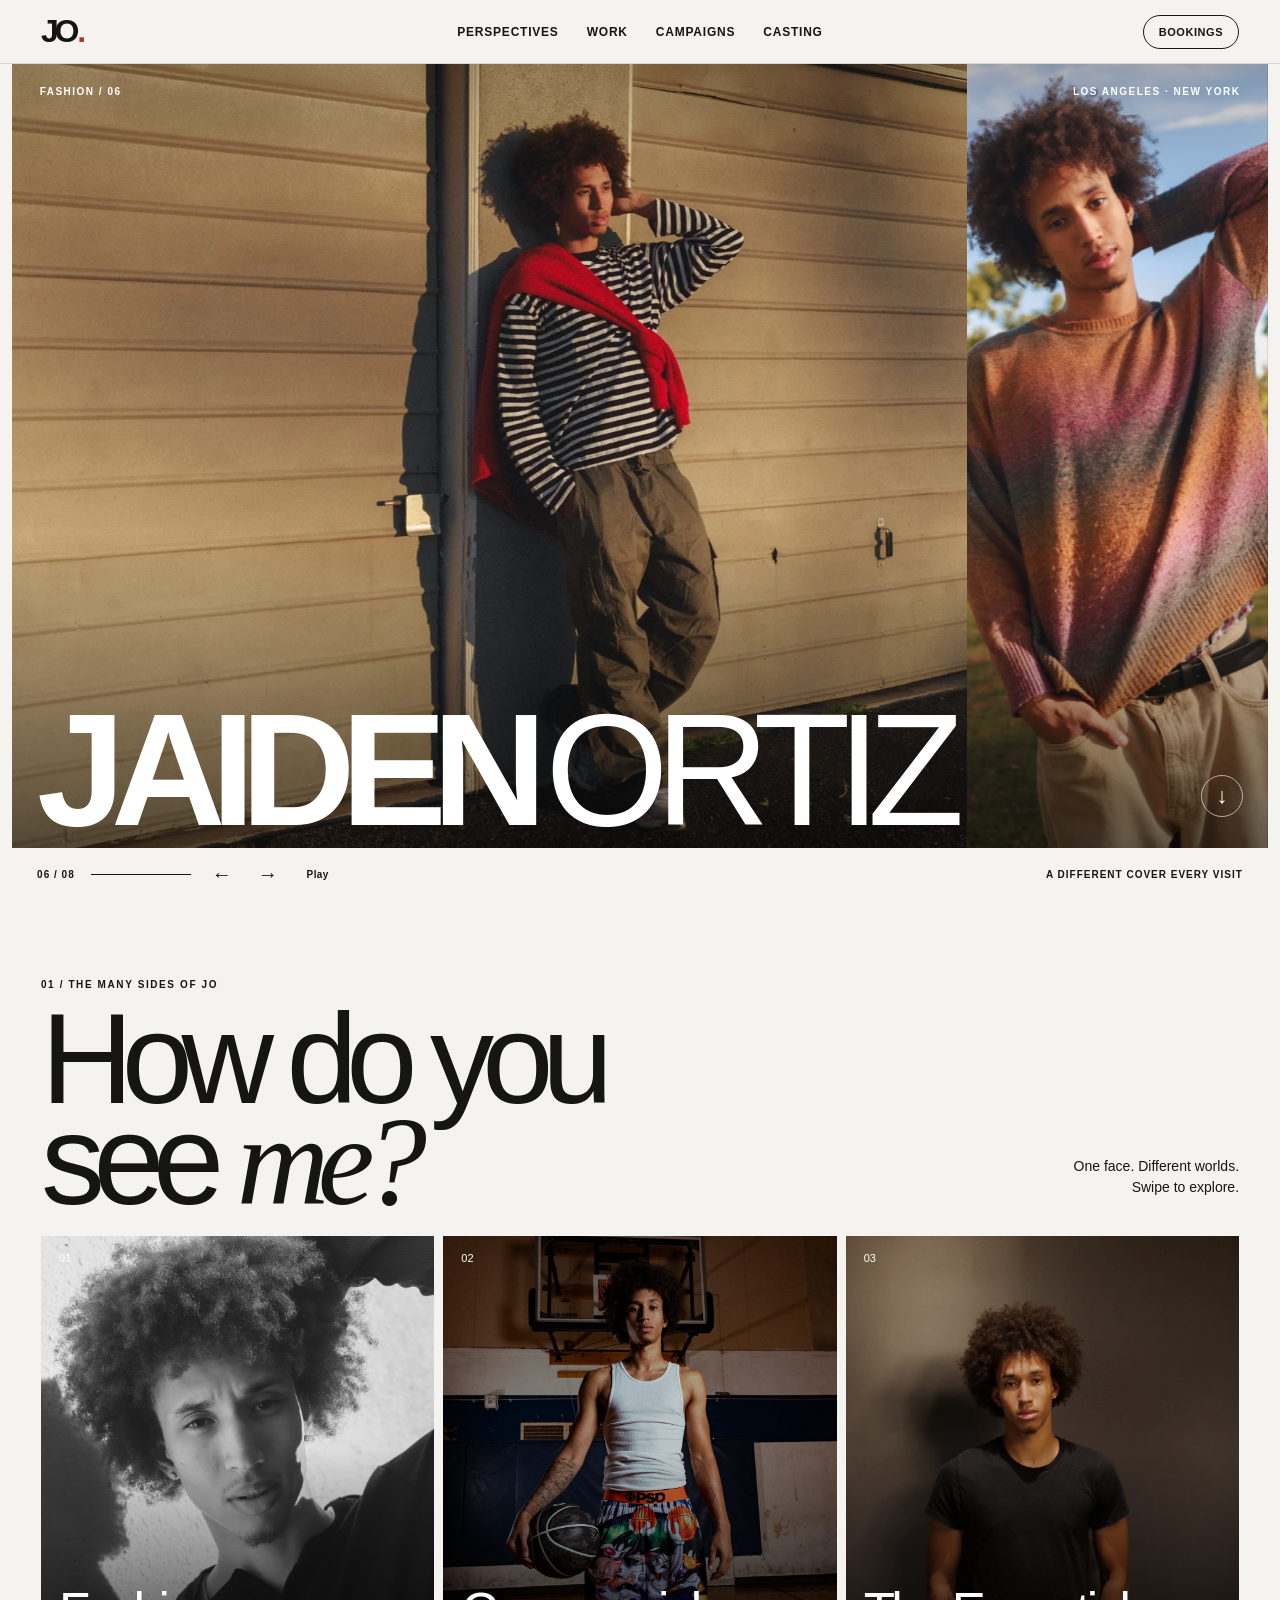
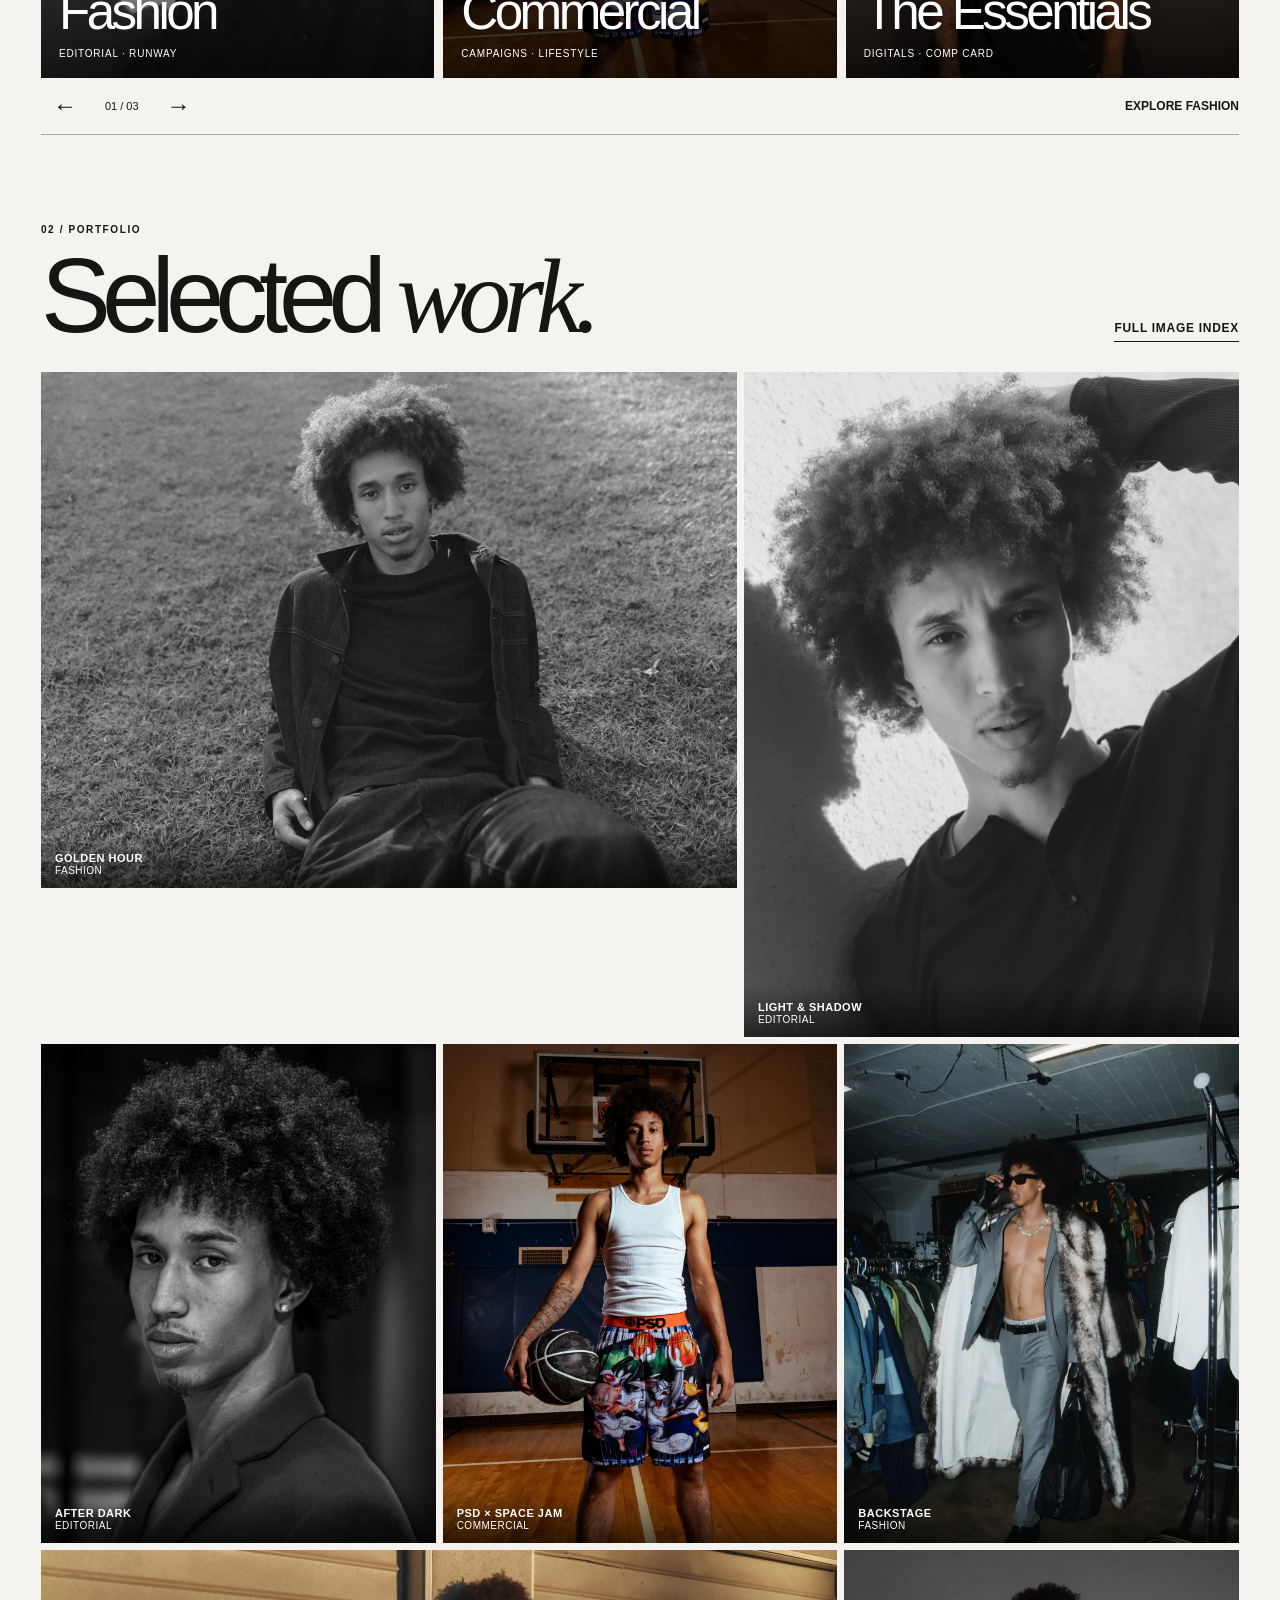
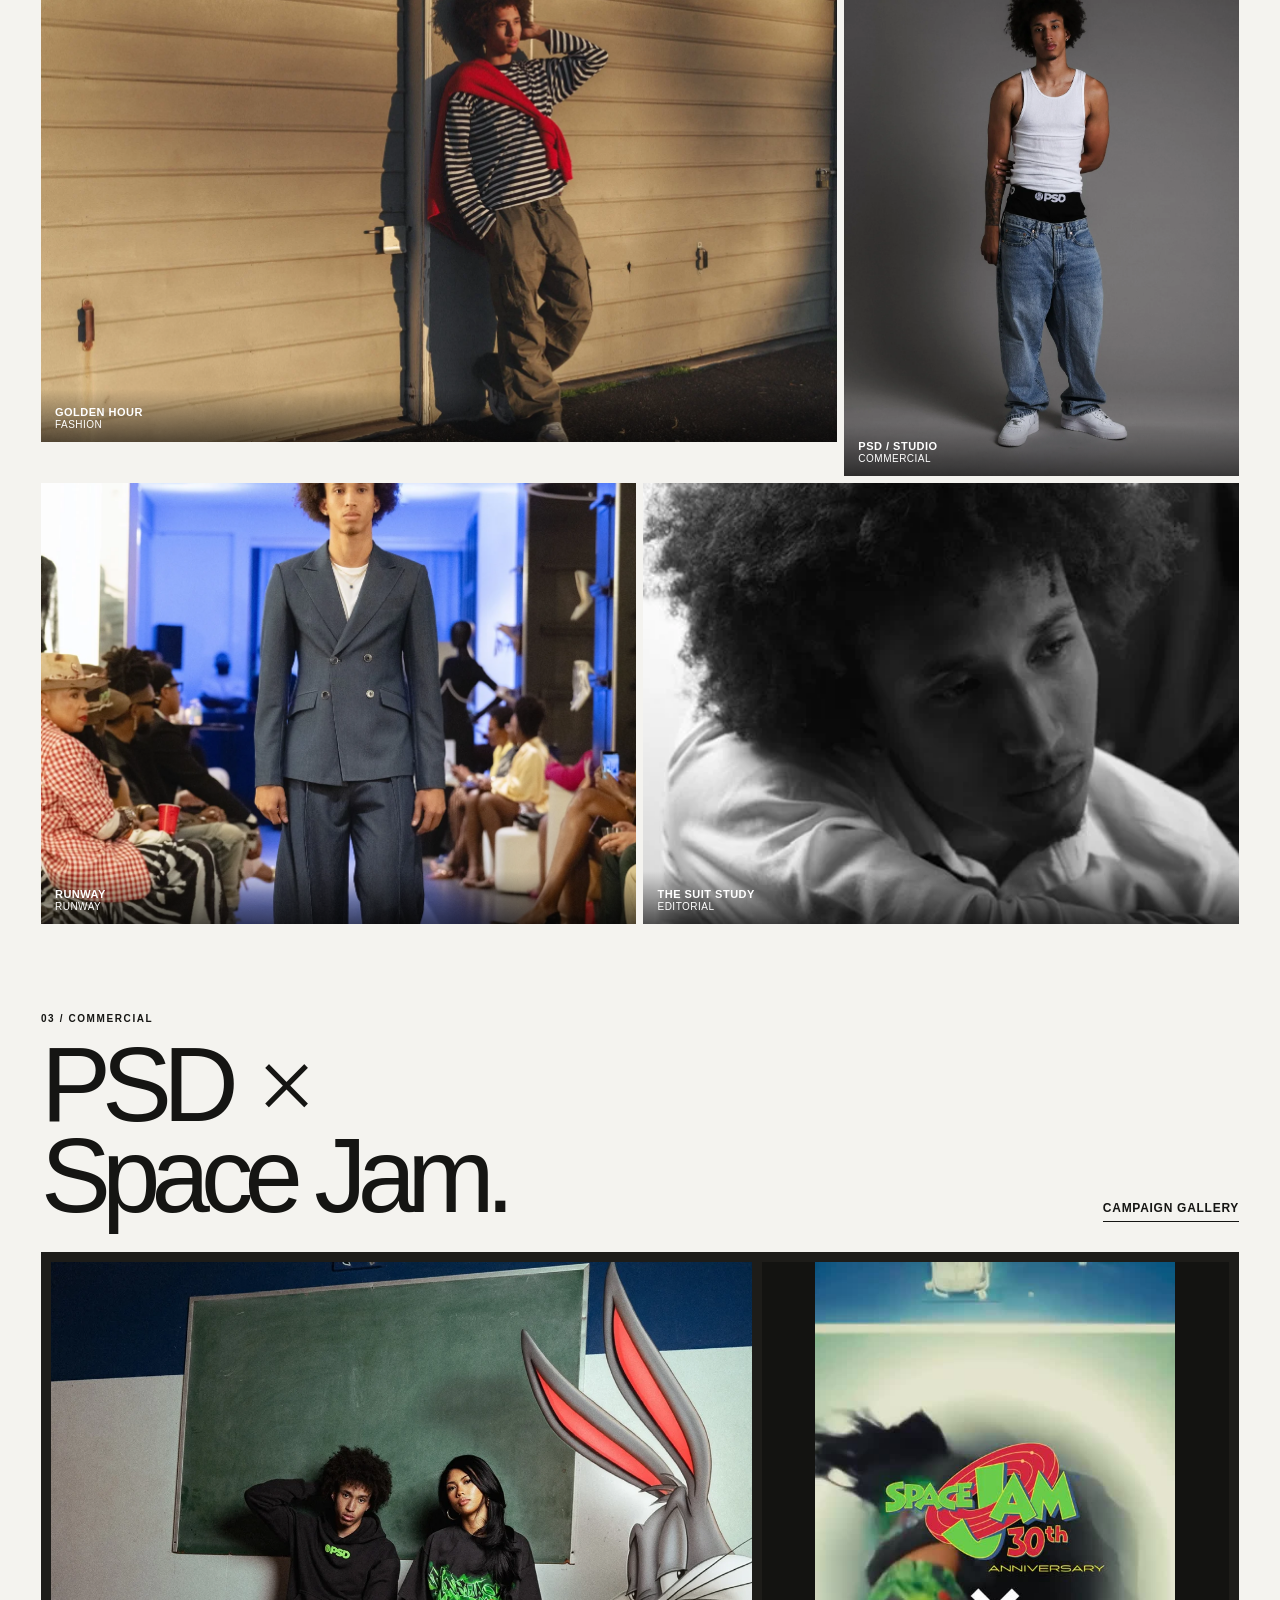
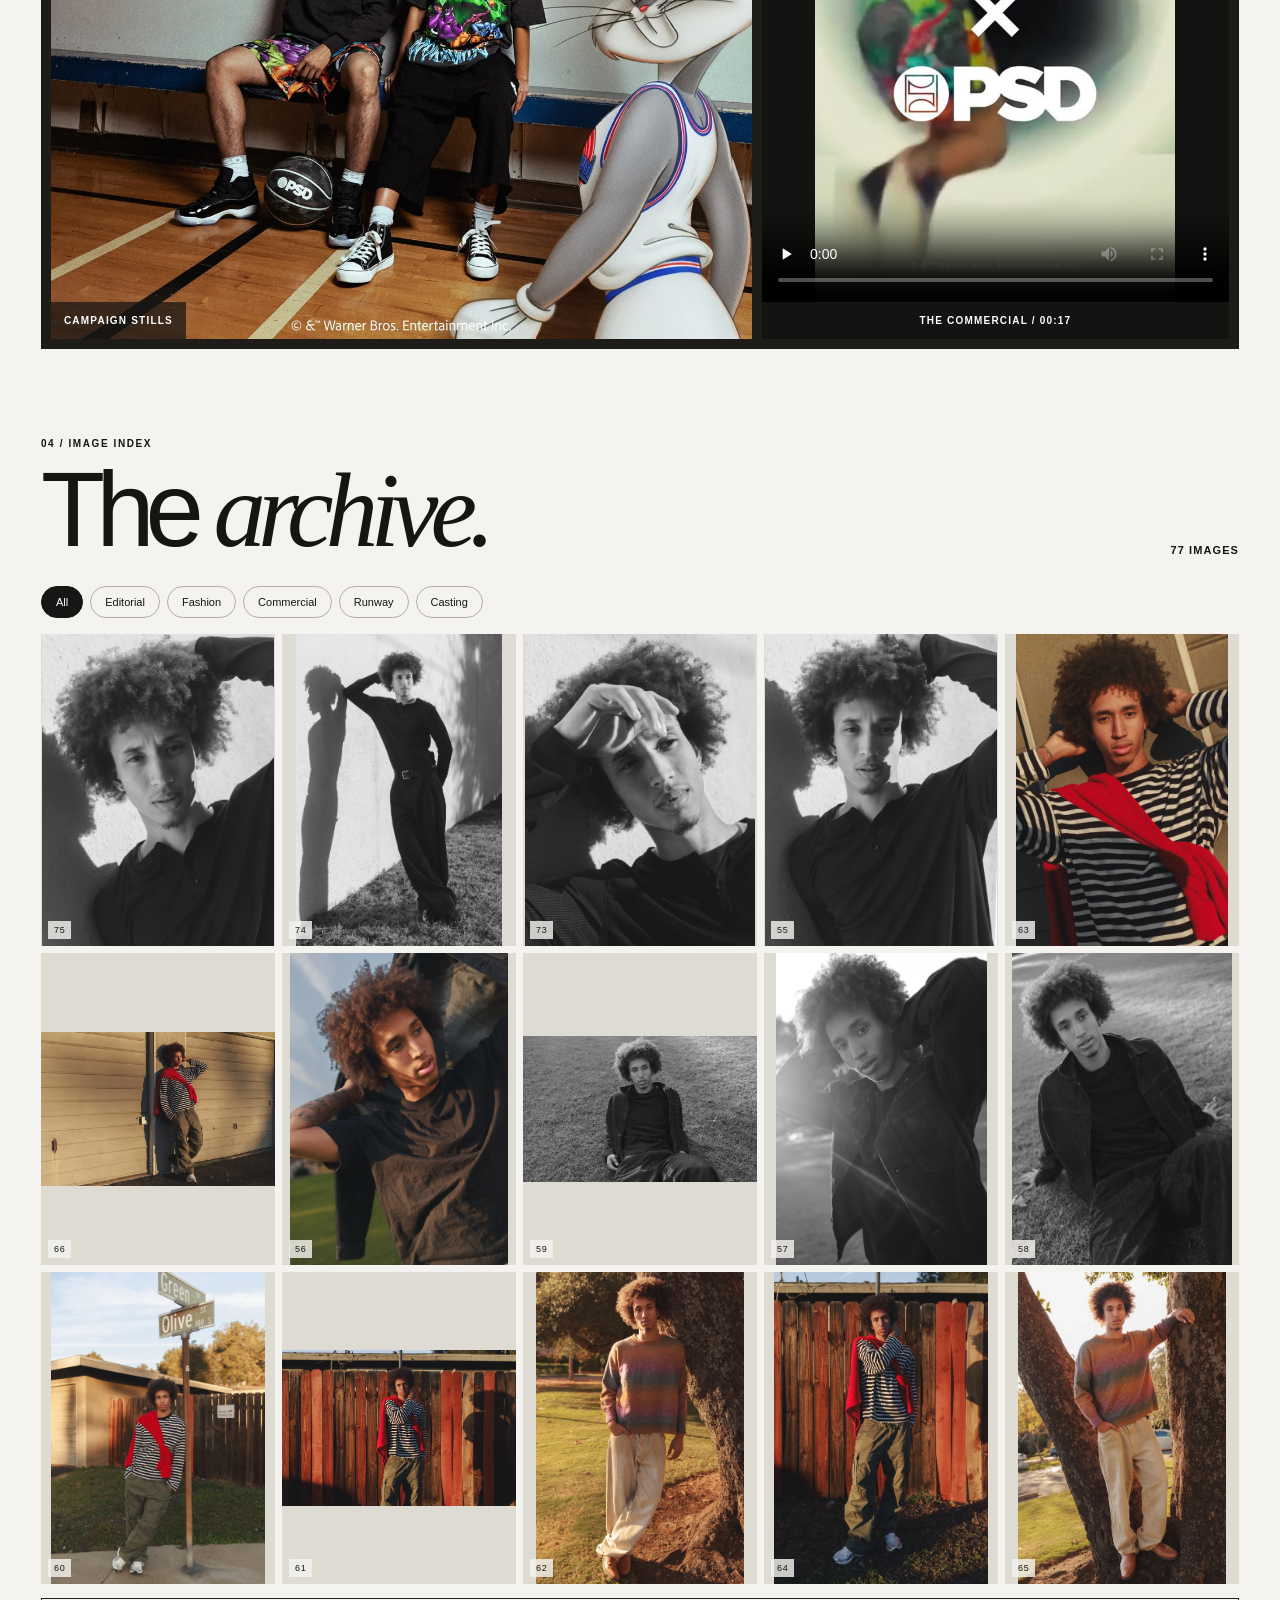
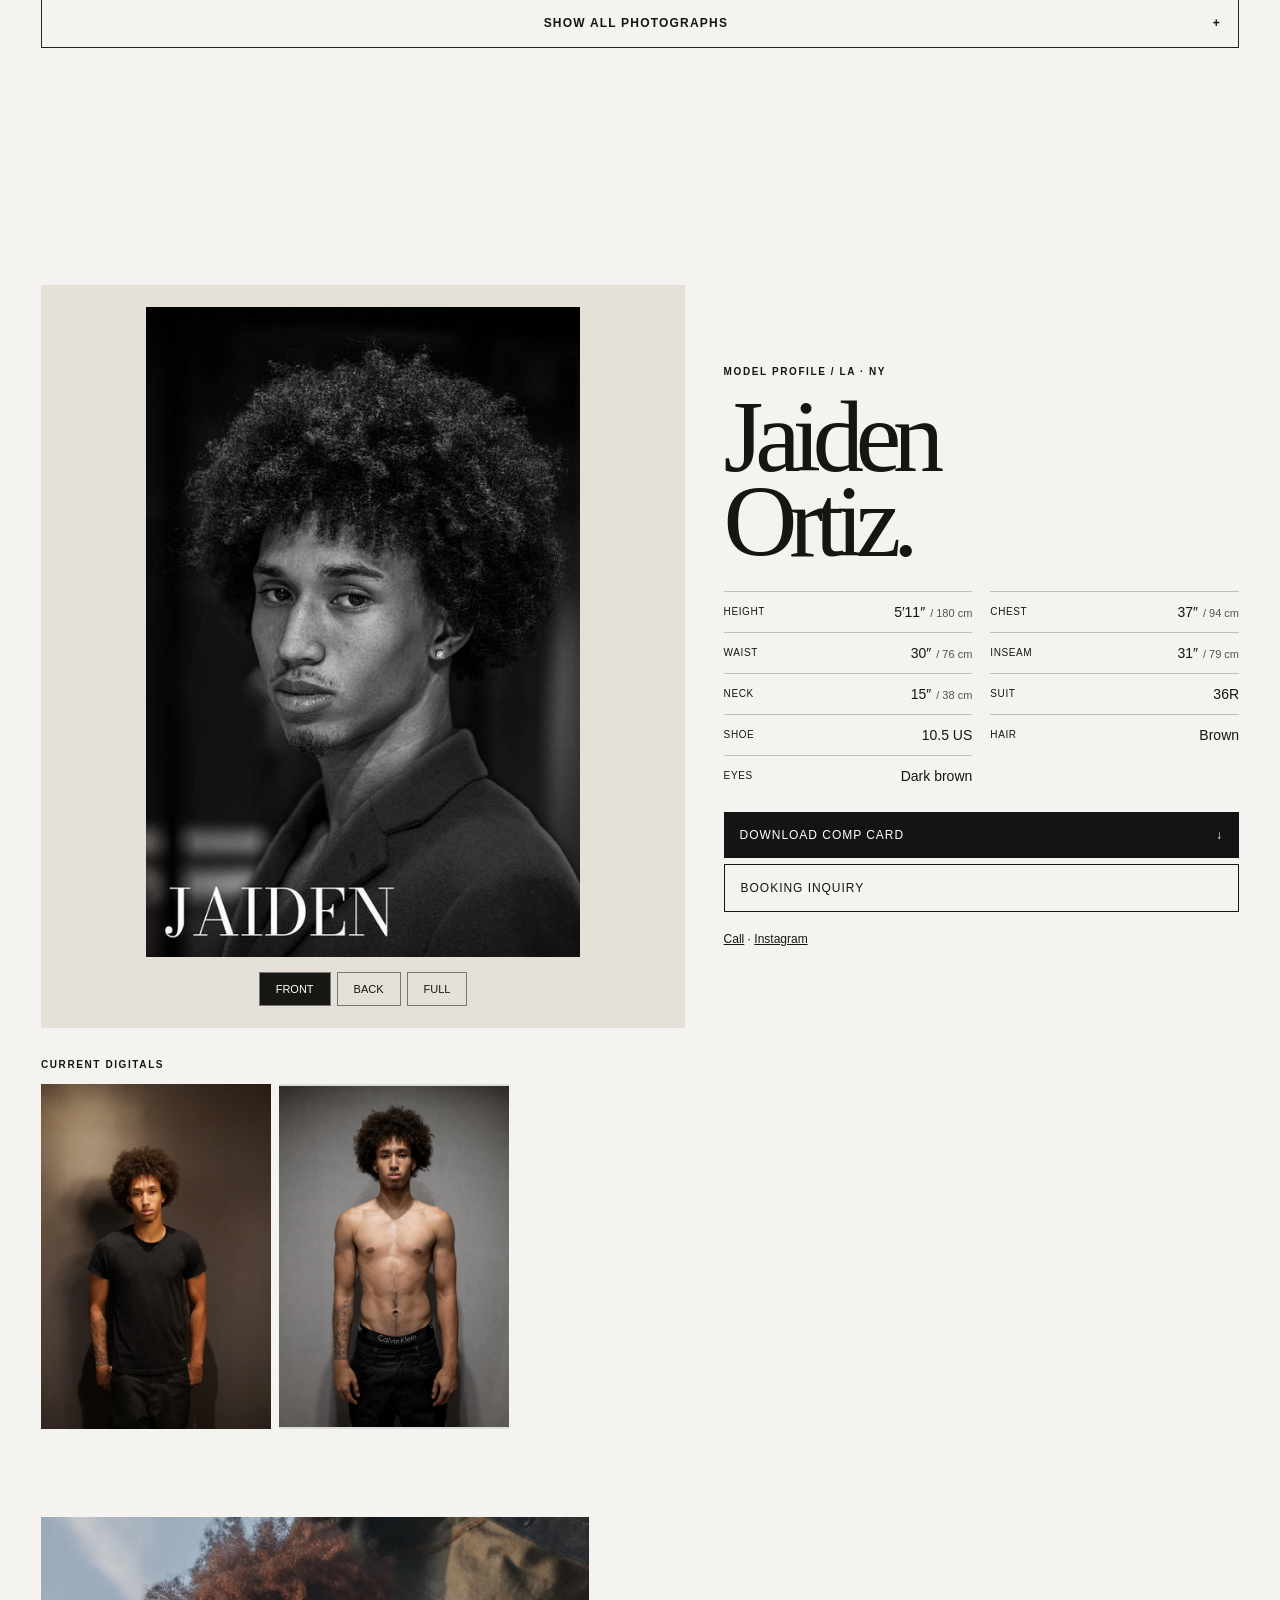
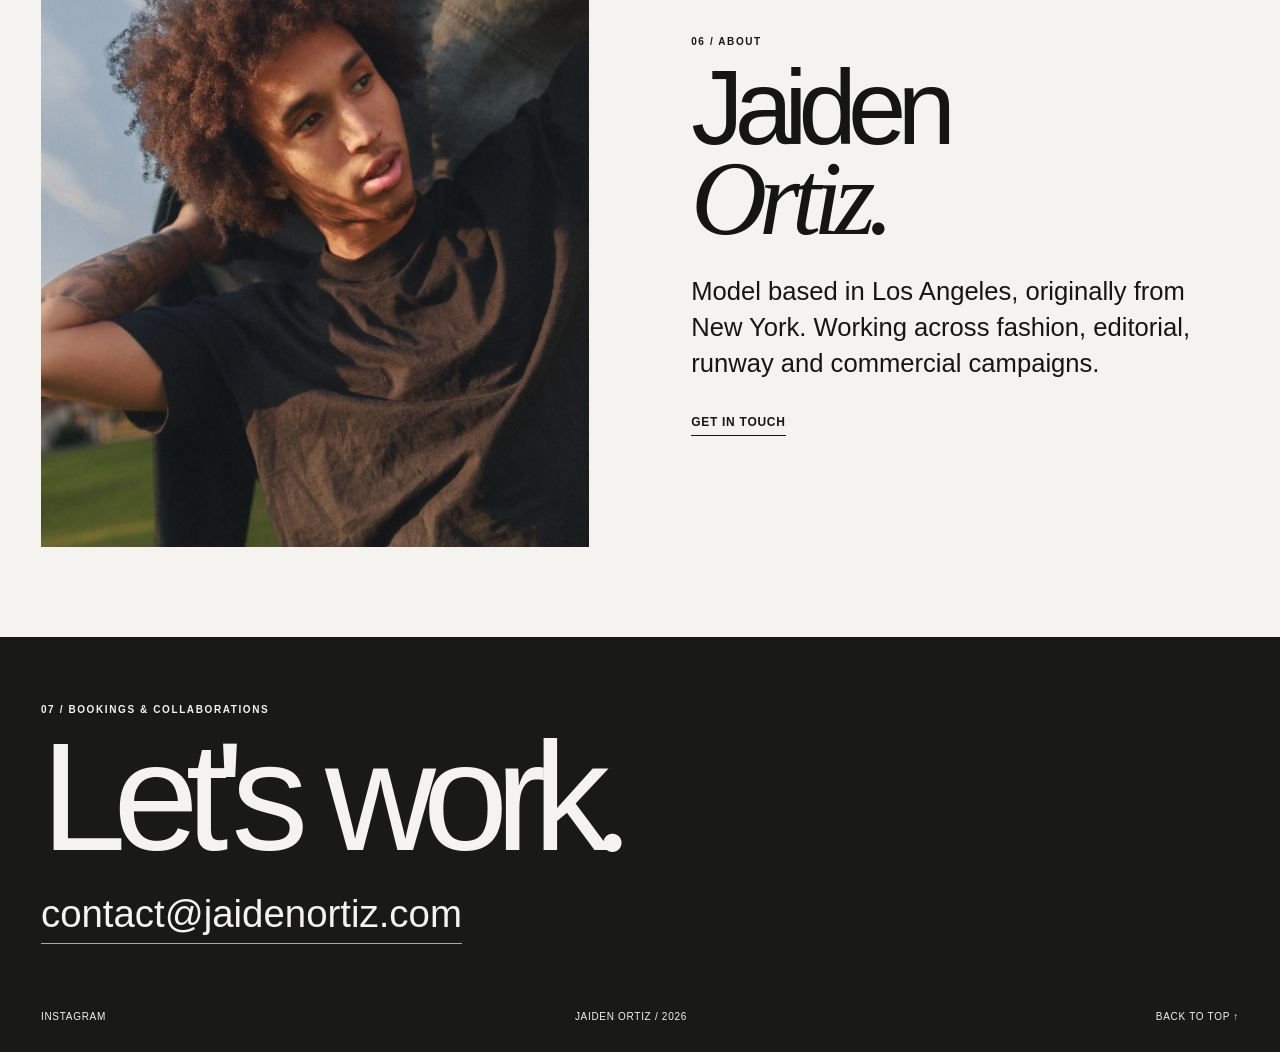
<file: index.html>
<!doctype html><html lang="en"><head><meta charset="utf-8"><meta name="viewport" content="width=device-width,initial-scale=1"><meta name="theme-color" content="#f4f3ef"><title>Jaiden Ortiz — Perspectives</title><link rel="stylesheet" href="style.css"></head><body>
<div class="intro" aria-hidden="true"><span>J<span class="intro-o">O</span></span><div class="intro-line"></div></div>
<header class="nav"><a class="mark" href="#home" aria-label="Jaiden Ortiz home">JO<span>.</span></a><nav><a href="#perspectives">Perspectives</a><a href="#work">Work</a><a href="#campaign">Campaigns</a><a href="#casting">Casting</a></nav><a class="booking" href="#contact">Bookings </a><button class="menu" aria-expanded="false" aria-label="Open menu">Menu <span>+</span></button></header><div class="mobile-nav" hidden><a href="#perspectives">Perspectives</a><a href="#work">Work</a><a href="#campaign">Campaigns</a><a href="#casting">Casting</a><a href="#about">About</a><a href="#contact">Bookings</a></div>
<main id="home"><section class="hero" aria-label="Featured photography"><div class="hero-stage" id="heroStage"><div class="hero-left"><img id="heroA" src="assets/59.webp" alt="Black and white outdoor fashion portrait"></div><div class="hero-right"><img id="heroB" src="assets/63.webp" alt="Sunlit portrait in striped shirt and red sweater"></div><div class="hero-shade"></div><div class="hero-caption"><span>MODEL / CREATIVE</span><span>LOS ANGELES · NEW YORK</span></div><h1>JAIDEN<span>ORTIZ</span></h1><a class="scroll" href="#perspectives" aria-label="Explore perspectives">↓</a></div><div class="hero-rail"><span id="slideLabel">01 / 08</span><div class="rail-progress" id="progress"><i></i></div><button id="prev" aria-label="Previous featured image">←</button><button id="next" aria-label="Next featured image">→</button><button id="pause" aria-label="Pause slideshow">Pause</button><span class="rail-note">A DIFFERENT COVER EVERY VISIT</span></div></section>
<section class="perspectives" id="perspectives"><div class="perspective-top"><div><span class="eyebrow">01 / THE MANY SIDES OF JO</span><h2>How do you<br>see <em>me?</em></h2></div><p>One face. Different worlds.<br>Swipe to explore.</p></div><div class="lens-track" id="lensTrack" aria-label="Choose a portfolio perspective"></div><div class="lens-rail"><button id="lensPrev" aria-label="Previous perspective">←</button><span id="lensStatus" aria-live="polite">01 / 03</span><button id="lensNext" aria-label="Next perspective">→</button><a id="lensOpen" href="#work">Explore fashion</a></div></section><section id="work" class="work"><div class="section-title"><div><span class="eyebrow">02 / PORTFOLIO</span><h2>Selected<span class="serif"> work.</span></h2></div><a href="#archive" class="textlink">Full image index</a></div><div class="mosaic" id="mosaic"></div></section>
<section id="campaign" class="campaign"><div class="section-title"><div><span class="eyebrow">03 / COMMERCIAL</span><h2>PSD <span class="serif">×</span><br>Space Jam.</h2></div><button class="textlink" data-project="space">Campaign gallery</button></div><div class="campaign-stage"><button class="campaign-image" data-project="space" aria-label="Open PSD Space Jam gallery"><img src="assets/10.webp" alt="PSD Space Jam campaign with Bugs Bunny" loading="lazy"><span>CAMPAIGN STILLS</span></button><div class="film"><video controls playsinline preload="none" poster="assets/psd-poster.jpg" src="assets/psd.mp4" aria-label="PSD Space Jam commercial"></video><span>THE COMMERCIAL / 00:17</span></div></div></section>
<section id="archive" class="archive"><div class="section-title"><div><span class="eyebrow">04 / IMAGE INDEX</span><h2>The<span class="serif"> archive.</span></h2></div><span id="archiveCount">77 IMAGES</span></div><div class="filters" id="filters" role="group" aria-label="Filter photographs"></div><div class="archive-grid" id="archiveGrid"></div><button class="more" id="more">Show all photographs <span>+</span></button></section>
<section id="casting" class="casting"><div class="section-title"><div><span class="eyebrow">05 / CASTING</span><h2>The <span class="serif">card.</span></h2></div><a class="textlink" href="casting/index.html">Casting room</a></div><div class="cast-layout"><div class="card-view"><img id="cardImage" src="assets/comp-front.jpg" alt="Original comp card front"><div class="card-controls"><button data-side="front" aria-pressed="true">Front</button><button data-side="back" aria-pressed="false">Back</button><button data-side="full" aria-pressed="false">Full</button></div></div><div class="cast-details"><span class="eyebrow">MODEL PROFILE / LA · NY</span><h3>Jaiden<br>Ortiz.</h3><div class="measurements"><div><span>Height</span><strong>5′11″ <small class="metric">/ 180 cm</small></strong></div><div><span>Chest</span><strong>37″ <small class="metric">/ 94 cm</small></strong></div><div><span>Waist</span><strong>30″ <small class="metric">/ 76 cm</small></strong></div><div><span>Inseam</span><strong>31″ <small class="metric">/ 79 cm</small></strong></div><div><span>Neck</span><strong>15″ <small class="metric">/ 38 cm</small></strong></div><div><span>Suit</span><strong>36R</strong></div><div><span>Shoe</span><strong>10.5 US</strong></div><div><span>Hair</span><strong>Brown</strong></div><div><span>Eyes</span><strong>Dark brown</strong></div></div><a class="cast-action" href="assets/comp-full.jpg" download="Jaiden-Ortiz-Comp-Card.jpg">Download comp card <span>↓</span></a><a class="cast-action secondary" href="mailto:contact@jaidenortiz.com">Booking inquiry </a><div class="cast-agent"><a href="tel:+17186077079">Call</a> · <a href="https://www.instagram.com/jaidenn_n/">Instagram</a></div></div></div><div class="casting-digitals"><span class="eyebrow">CURRENT DIGITALS</span><div><button data-photo="53" aria-label="Open clothed digital"><img src="assets/53.webp" alt="Clothed digital" loading="lazy"></button><button data-photo="54" aria-label="Open shirtless digital"><img src="assets/54.webp" alt="Front-facing digital" loading="lazy"></button></div></div></section><section id="about" class="about"><img src="assets/56.webp" alt="Outdoor sunlit fashion portrait" loading="lazy"><div><span class="eyebrow">06 / ABOUT</span><h2>Jaiden<br><span class="serif">Ortiz.</span></h2><p>Model based in Los Angeles, originally from New York. Working across fashion, editorial, runway and commercial campaigns.</p><a href="#contact" class="textlink">Get in touch</a></div></section>
<footer id="contact"><span class="eyebrow">07 / BOOKINGS & COLLABORATIONS</span><h2>Let's work<span class="serif">.</span></h2><a class="contact-email" href="mailto:contact@jaidenortiz.com">contact@jaidenortiz.com</a><div class="footer-bottom"><a href="https://www.instagram.com/jaidenn_n/" target="_blank" rel="noopener">Instagram</a><span>JAIDEN ORTIZ / 2026</span><a href="#home">Back to top ↑</a></div></footer></main>
<dialog id="gallery"><div class="gallery-top"><span id="galleryTitle"></span><button id="closeGallery" aria-label="Close gallery">Close ×</button></div><div class="gallery-content"><button id="galleryPrev" aria-label="Previous photo">←</button><img id="galleryImage" alt="Portfolio photograph"><button id="galleryNext" aria-label="Next photo">→</button></div><div class="gallery-bottom"><span id="galleryCount"></span><div id="galleryThumbs"></div></div></dialog><script src="script.js"></script></body></html>
</file>
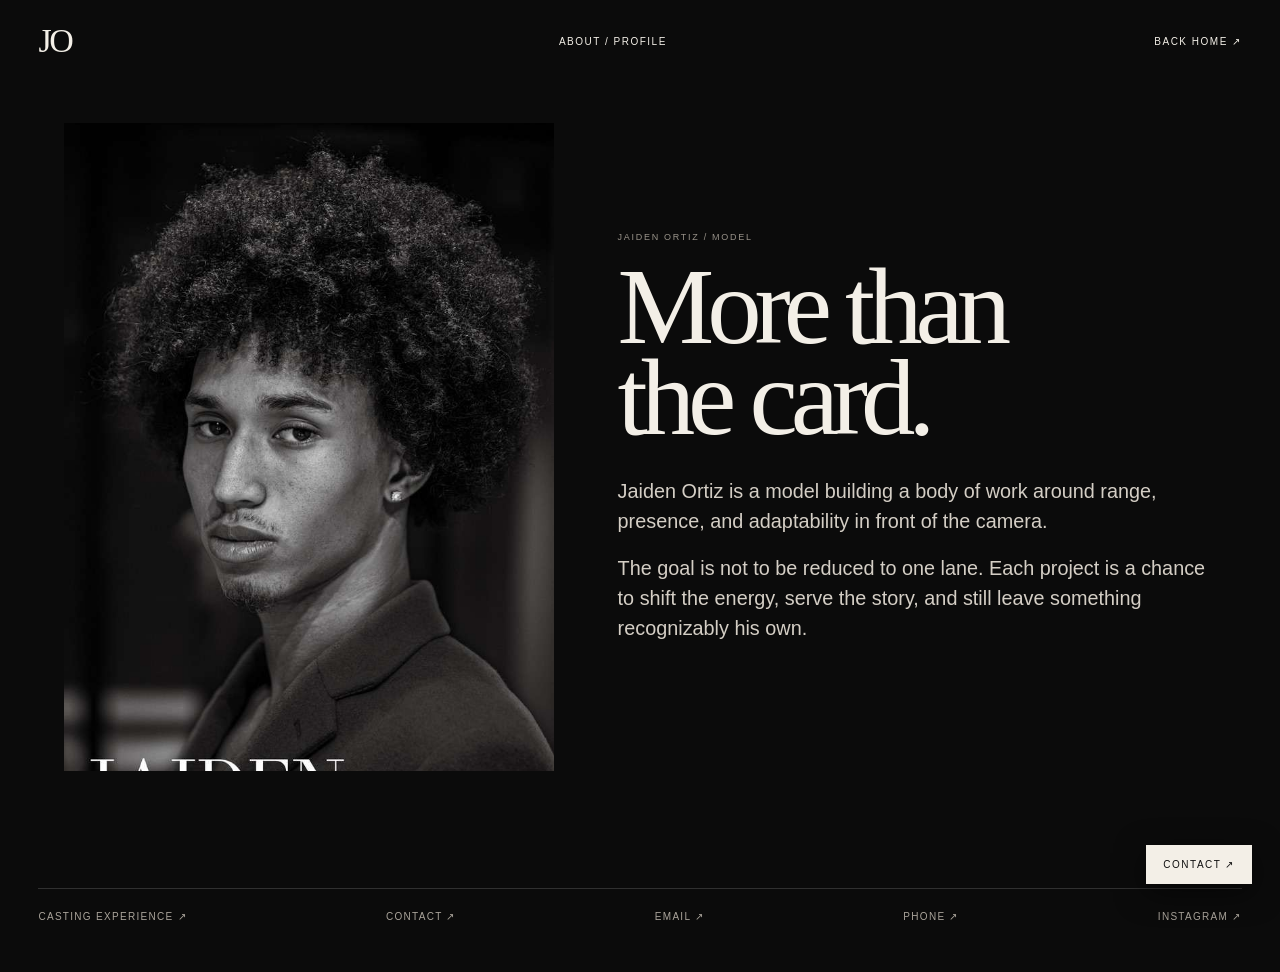
<file: about/index.html>
<!doctype html>
<html lang="en">
<head>
<meta charset="utf-8">
<meta name="viewport" content="width=device-width,initial-scale=1,viewport-fit=cover">
<meta name="theme-color" content="#0b0b0b">
<title>About — Jaiden Ortiz</title>
<style>
*{box-sizing:border-box}html,body{margin:0;background:#0b0b0b;color:#f3efe7;font-family:Arial,Helvetica,sans-serif}a{color:inherit;text-decoration:none}
.page{min-height:100svh;padding:22px 3vw 50px}.top{display:flex;justify-content:space-between;align-items:center;font-size:10px;letter-spacing:.15em}.jo{font-family:Georgia,serif;font-size:34px;letter-spacing:-.07em}
.hero{display:grid;grid-template-columns:.9fr 1.1fr;gap:5vw;align-items:center;min-height:82svh;padding:7vh 2vw}.photo{height:72svh;overflow:hidden;background:#111}.photo img{width:100%;height:100%;object-fit:cover;object-position:center 23%}
.kicker,.label{font-size:9px;letter-spacing:.19em;color:#99938a}.title{font-family:Georgia,serif;font-weight:400;font-size:clamp(68px,8.5vw,132px);line-height:.83;letter-spacing:-.065em;margin:20px 0 34px}.copy{font-size:clamp(18px,1.55vw,24px);line-height:1.5;color:#d4cec5;max-width:660px}.copy p{margin:0 0 18px}
.agent{border-top:1px solid #303030;padding:6vh 2vw 2vh}.agent-grid{display:grid;grid-template-columns:.75fr 1.25fr;gap:7vw}.agent-name{font-family:Georgia,serif;font-size:clamp(50px,6.5vw,98px);letter-spacing:-.055em;line-height:.9;margin:18px 0}.flowers{font-family:Georgia,serif;font-size:clamp(28px,3vw,45px);line-height:1.12;letter-spacing:-.035em;margin-top:18px}
details{border-top:1px solid #303030;margin-top:6vh}summary{list-style:none;cursor:pointer;padding:25px 0;display:flex;justify-content:space-between;align-items:center;font-size:10px;letter-spacing:.16em}summary::-webkit-details-marker{display:none}.bio{display:grid;grid-template-columns:1fr 1fr;gap:6vw;padding:10px 0 34px}.bio p{font-size:16px;line-height:1.6;color:#c9c3ba;margin:0;max-width:700px}.links{display:flex;flex-direction:column;align-items:flex-start;gap:13px;font-size:10px;letter-spacing:.14em}.links a{border-bottom:1px solid #666;padding-bottom:6px}
footer{border-top:1px solid #303030;margin-top:6vh;padding:22px 0 0;display:flex;justify-content:space-between;font-size:10px;letter-spacing:.13em;color:#aaa49b}
@media(max-width:800px){.hero{grid-template-columns:1fr;padding:8vh 0 4vh}.photo{height:58svh}.agent-grid,.bio{grid-template-columns:1fr}.page{padding-left:16px;padding-right:16px}.title{font-size:70px}}

.quick-contact{position:fixed;right:clamp(12px,3vw,28px);bottom:calc(16px + env(safe-area-inset-bottom));z-index:80;display:inline-block;background:#f3efe7;color:#101010;padding:13px 16px;box-shadow:0 8px 30px #0008;border:1px solid #f3efe7;font-size:10px;letter-spacing:.15em}
.quick-contact:focus-visible{outline:2px solid #fff;outline-offset:4px}
footer{flex-wrap:wrap;gap:20px}
</style>
</head>
<body>
<a class="quick-contact" href="/contact/" aria-label="Open contact options: phone, email, Instagram">CONTACT ↗</a>
<div class="page">
<header class="top"><a class="jo" href="/">JO</a><span>ABOUT / PROFILE</span><a href="/">BACK HOME ↗</a></header>

<section class="hero">
<div class="photo"><img src="[data-uri]" alt="Jaiden Ortiz portrait"></div>
<div>
<div class="kicker">JAIDEN ORTIZ / MODEL</div>
<h1 class="title">More than<br>the card.</h1>
<div class="copy">
<p>Jaiden Ortiz is a model building a body of work around range, presence, and adaptability in front of the camera.</p>
<p>The goal is not to be reduced to one lane. Each project is a chance to shift the energy, serve the story, and still leave something recognizably his own.</p>
</div>
</div>
</section>



<footer><a href="/casting/">CASTING EXPERIENCE ↗</a><a href="/contact/">CONTACT ↗</a><a href="mailto:contact@jaidenortiz.com">EMAIL ↗</a><a href="tel:+17186077079">PHONE ↗</a><a href="https://www.instagram.com/jaidenn_n/" target="_blank" rel="noopener noreferrer">INSTAGRAM ↗</a></footer>
</div>
</body>
</html>
</file>
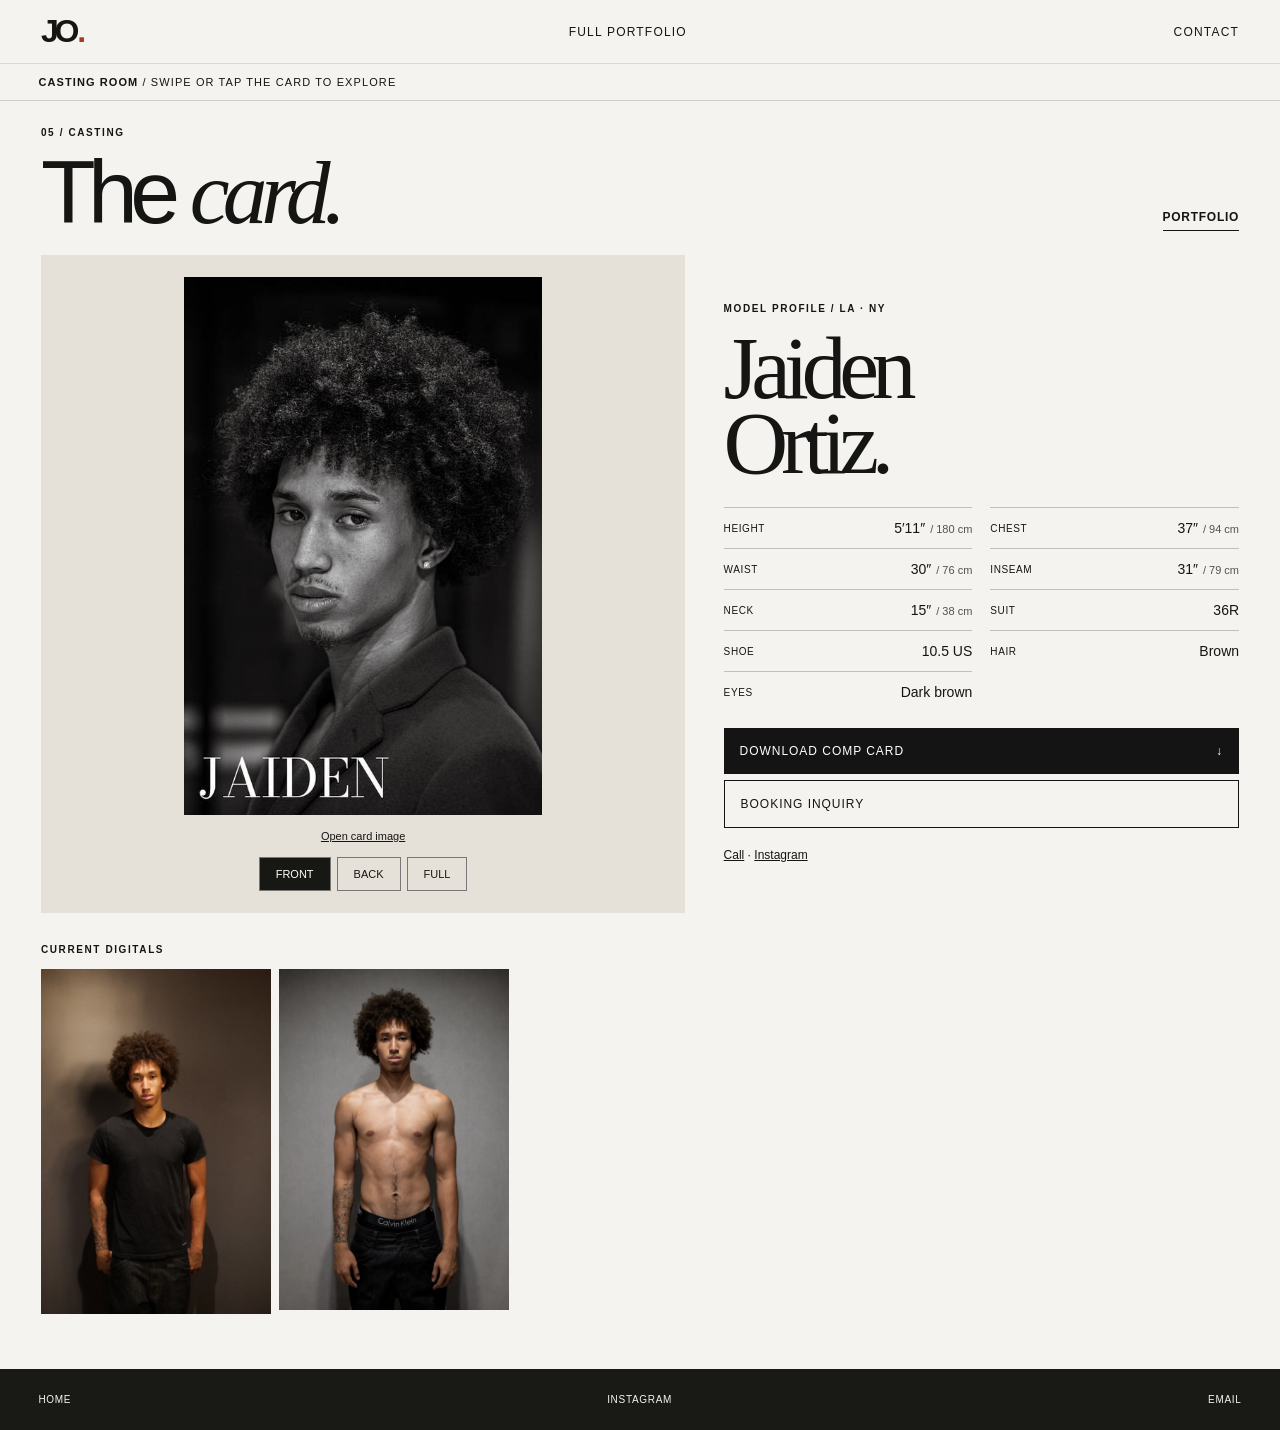
<file: casting/index.html>
<!doctype html><html lang="en"><head><meta charset="utf-8"><meta name="viewport" content="width=device-width,initial-scale=1"><title>Jaiden Ortiz / Casting room</title><link rel="stylesheet" href="../style.css"></head><body class="casting-page"><header class="nav"><a class="mark" href="../index.html">JO<span>.</span></a><a class="toplink" href="../index.html#work">Full portfolio</a><a class="toplink" href="mailto:contact@jaidenortiz.com">Contact</a></header><div class="tap-message"><strong>CASTING ROOM</strong> / Swipe or tap the card to explore</div><section id="casting" class="casting"><div class="section-title"><div><span class="eyebrow">05 / CASTING</span><h2>The <span class="serif">card.</span></h2></div><a class="textlink" href="../index.html#work">Portfolio</a></div><div class="cast-layout"><div class="card-view"><img tabindex="0" id="cardImage" src="../assets/comp-front.jpg" alt="Original comp card front"><a class="comp-zoom" id="compZoom" href="../assets/comp-front.jpg" target="_blank">Open card image</a><div class="card-controls"><button data-side="front" aria-pressed="true">Front</button><button data-side="back" aria-pressed="false">Back</button><button data-side="full" aria-pressed="false">Full</button></div></div><div class="cast-details"><span class="eyebrow">MODEL PROFILE / LA · NY</span><h3>Jaiden<br>Ortiz.</h3><div class="measurements"><div><span>Height</span><strong>5′11″ <small class="metric">/ 180 cm</small></strong></div><div><span>Chest</span><strong>37″ <small class="metric">/ 94 cm</small></strong></div><div><span>Waist</span><strong>30″ <small class="metric">/ 76 cm</small></strong></div><div><span>Inseam</span><strong>31″ <small class="metric">/ 79 cm</small></strong></div><div><span>Neck</span><strong>15″ <small class="metric">/ 38 cm</small></strong></div><div><span>Suit</span><strong>36R</strong></div><div><span>Shoe</span><strong>10.5 US</strong></div><div><span>Hair</span><strong>Brown</strong></div><div><span>Eyes</span><strong>Dark brown</strong></div></div><a class="cast-action" href="../assets/comp-full.jpg" download="Jaiden-Ortiz-Comp-Card.jpg">Download comp card <span>↓</span></a><a class="cast-action secondary" href="mailto:contact@jaidenortiz.com">Booking inquiry </a><div class="cast-agent"><a href="tel:+17186077079">Call</a> · <a href="https://www.instagram.com/jaidenn_n/">Instagram</a></div></div></div><div class="casting-digitals"><span class="eyebrow">CURRENT DIGITALS</span><div><a href="../assets/53.webp"><img src="../assets/53.webp" alt="Clothed digital" loading="lazy"></a><a href="../assets/54.webp"><img src="../assets/54.webp" alt="Front-facing digital" loading="lazy"></a></div></div></section><footer><div class="footer-bottom"><a href="../index.html">Home</a><a href="https://www.instagram.com/jaidenn_n/">Instagram</a><a href="mailto:contact@jaidenortiz.com">Email</a></div></footer><script>const sides=['front','back','full'];let current=0;const photo=document.getElementById('cardImage'),buttons=[...document.querySelectorAll('[data-side]')];function show(i){current=(i+3)%3;photo.src='../assets/comp-'+sides[current]+'.jpg';photo.alt='Original comp card '+sides[current];document.getElementById('compZoom').href=photo.src;buttons.forEach((b,j)=>b.setAttribute('aria-pressed',j===current?'true':'false'))}buttons.forEach((b,i)=>b.onclick=()=>show(i));let x=0,moved=false;photo.addEventListener('touchstart',e=>{x=e.changedTouches[0].clientX;moved=false},{passive:true});photo.addEventListener('touchend',e=>{let dx=e.changedTouches[0].clientX-x;if(Math.abs(dx)>45){moved=true;show(current+(dx<0?1:-1))}},{passive:true});photo.onclick=()=>{if(!moved)show(current+1);moved=false};photo.onkeydown=e=>{if(e.key==='ArrowRight'||e.key==='Enter')show(current+1);if(e.key==='ArrowLeft')show(current-1)};</script></body></html>
</file>
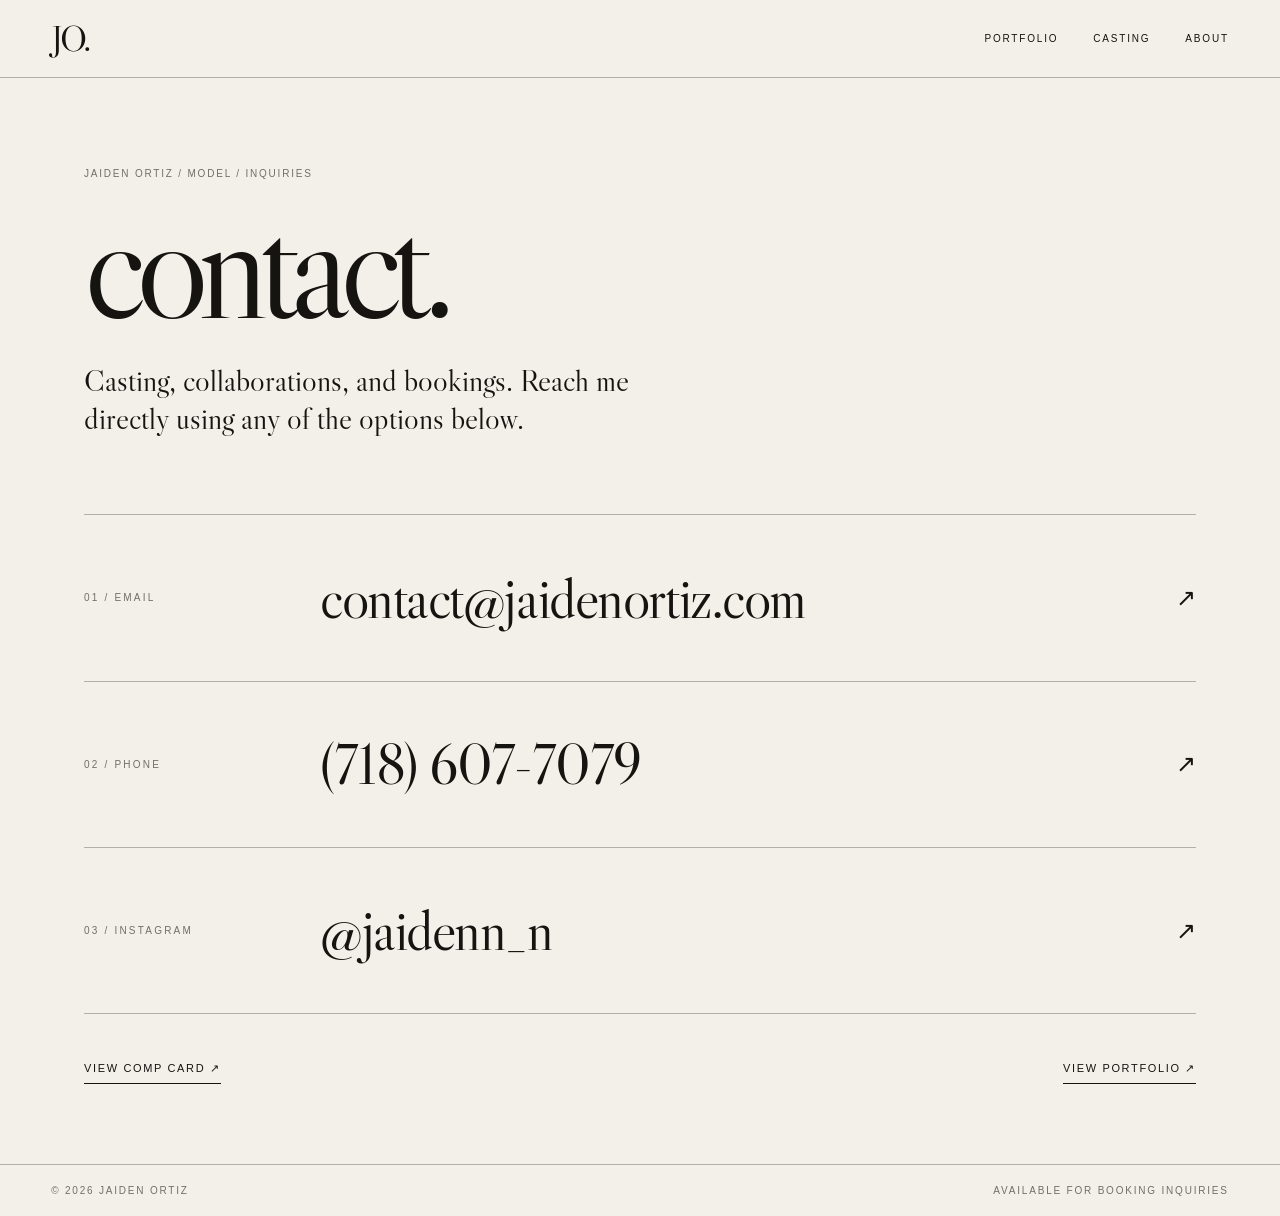
<file: contact/index.html>
<!doctype html>
<html lang="en">
<head>
<meta charset="utf-8">
<meta name="viewport" content="width=device-width,initial-scale=1,viewport-fit=cover">
<meta name="theme-color" content="#f3f0e9">
<title>Contact — Jaiden Ortiz</title>
<meta name="description" content="Contact Jaiden Ortiz for modeling, casting, and booking inquiries. Email, phone, and Instagram.">
<style>
@font-face{font-family:Caslon;src:url('/media/fonts/libre-caslon-display.ttf') format('truetype');font-display:swap}
:root{--paper:#f3f0e9;--ink:#151411;--muted:#746e65;--line:#b5b0a6}
*{box-sizing:border-box}
html{scroll-behavior:smooth;background:var(--paper)}
body{margin:0;min-height:100svh;color:var(--ink);background:var(--paper);font-family:Arial,Helvetica,sans-serif}
a{color:inherit;text-decoration:none}
a:focus-visible{outline:2px solid var(--ink);outline-offset:5px}
a:hover{opacity:.72}
.site-header{display:flex;align-items:center;justify-content:space-between;padding:22px clamp(20px,4vw,64px);border-bottom:1px solid var(--line);gap:24px}
.wordmark{font:400 37px/.9 Caslon,Georgia,serif;letter-spacing:-.08em}
.site-nav{display:flex;gap:clamp(12px,3vw,35px);align-items:center;flex-wrap:wrap}
.site-nav a,.eyebrow,.footer{font-size:10px;letter-spacing:.18em;text-transform:uppercase}
main{width:min(1240px,100%);margin:auto;padding:clamp(48px,7vw,105px) clamp(20px,5vw,68px) 80px}
.eyebrow{color:var(--muted);margin:0 0 24px}
h1{font:400 clamp(76px,12vw,185px)/.8 Caslon,Georgia,serif;letter-spacing:-.067em;margin:0 0 36px}
.lead{max-width:620px;font:400 clamp(20px,2.4vw,31px)/1.23 Caslon,Georgia,serif;margin:0 0 clamp(40px,6vw,90px)}
.contact-grid{border-top:1px solid var(--line)}
.contact-row{display:grid;grid-template-columns:clamp(110px,18vw,220px) minmax(0,1fr) 25px;align-items:center;min-height:clamp(108px,13vw,170px);gap:16px;padding:24px 0;border-bottom:1px solid var(--line);transition:padding .25s ease,background .25s ease}
.contact-row:hover{padding-left:clamp(0px,1.5vw,22px);padding-right:clamp(0px,1.5vw,22px);background:#e9e4db;opacity:1}
.contact-label{font-size:10px;letter-spacing:.22em;text-transform:uppercase;color:var(--muted)}
.contact-value{font:400 clamp(25px,4.5vw,58px)/1.05 Caslon,Georgia,serif;letter-spacing:-.025em;overflow-wrap:anywhere}
.arrow{font:400 24px/1 Arial,sans-serif;text-align:right}
.after-links{display:flex;gap:20px;align-items:center;justify-content:space-between;flex-wrap:wrap;margin-top:48px}
.after-links a{border-bottom:1px solid var(--ink);font-size:11px;letter-spacing:.15em;padding-bottom:8px}
.footer{display:flex;justify-content:space-between;gap:18px;flex-wrap:wrap;border-top:1px solid var(--line);padding:20px clamp(20px,4vw,64px);color:var(--muted)}
@media(max-width:650px){
.site-header{align-items:flex-start;padding:19px 18px}
.wordmark{font-size:31px}
.site-nav{justify-content:flex-end;column-gap:13px;row-gap:13px}
.site-nav a{font-size:9px}
main{padding:70px 18px 65px}
h1{font-size:clamp(65px,15vw,100px);margin-bottom:26px}
.lead{font-size:24px}
.contact-row{grid-template-columns:1fr 24px;gap:10px;min-height:105px}
.contact-label{grid-column:1 / -1}
.contact-value{font-size:clamp(26px,6vw,38px)}
.arrow{align-self:start}
}
@media(prefers-reduced-motion:reduce){*,*:before,*:after{scroll-behavior:auto!important;transition:none!important}}
</style>
</head>
<body>
<header class="site-header">
  <a class="wordmark" href="/" aria-label="Jaiden Ortiz homepage">JO.</a>
  <nav class="site-nav" aria-label="Main navigation">
    <a href="/#portfolio">PORTFOLIO</a>
    <a href="/casting/">CASTING</a>
    <a href="/about/">ABOUT</a>
  </nav>
</header>
<main>
  <p class="eyebrow">JAIDEN ORTIZ / MODEL / INQUIRIES</p>
  <h1>contact.</h1>
  <p class="lead">Casting, collaborations, and bookings. Reach me directly using any of the options below.</p>
  <div class="contact-grid" aria-label="Contact options">
    <a class="contact-row" href="mailto:contact@jaidenortiz.com">
      <span class="contact-label">01 / EMAIL</span><span class="contact-value">contact@jaidenortiz.com</span><span class="arrow" aria-hidden="true">↗</span>
    </a>
    <a class="contact-row" href="tel:+17186077079">
      <span class="contact-label">02 / PHONE</span><span class="contact-value">(718) 607-7079</span><span class="arrow" aria-hidden="true">↗</span>
    </a>
    <a class="contact-row" href="https://www.instagram.com/jaidenn_n/" target="_blank" rel="noopener noreferrer">
      <span class="contact-label">03 / INSTAGRAM</span><span class="contact-value">@jaidenn_n</span><span class="arrow" aria-hidden="true">↗</span>
    </a>
  </div>
  <div class="after-links">
    <a href="/casting/?entry=tap">VIEW COMP CARD ↗</a>
    <a href="/#portfolio">VIEW PORTFOLIO ↗</a>
  </div>
</main>
<footer class="footer"><span>© 2026 JAIDEN ORTIZ</span><span>AVAILABLE FOR BOOKING INQUIRIES</span></footer>
</body>
</html>
</file>
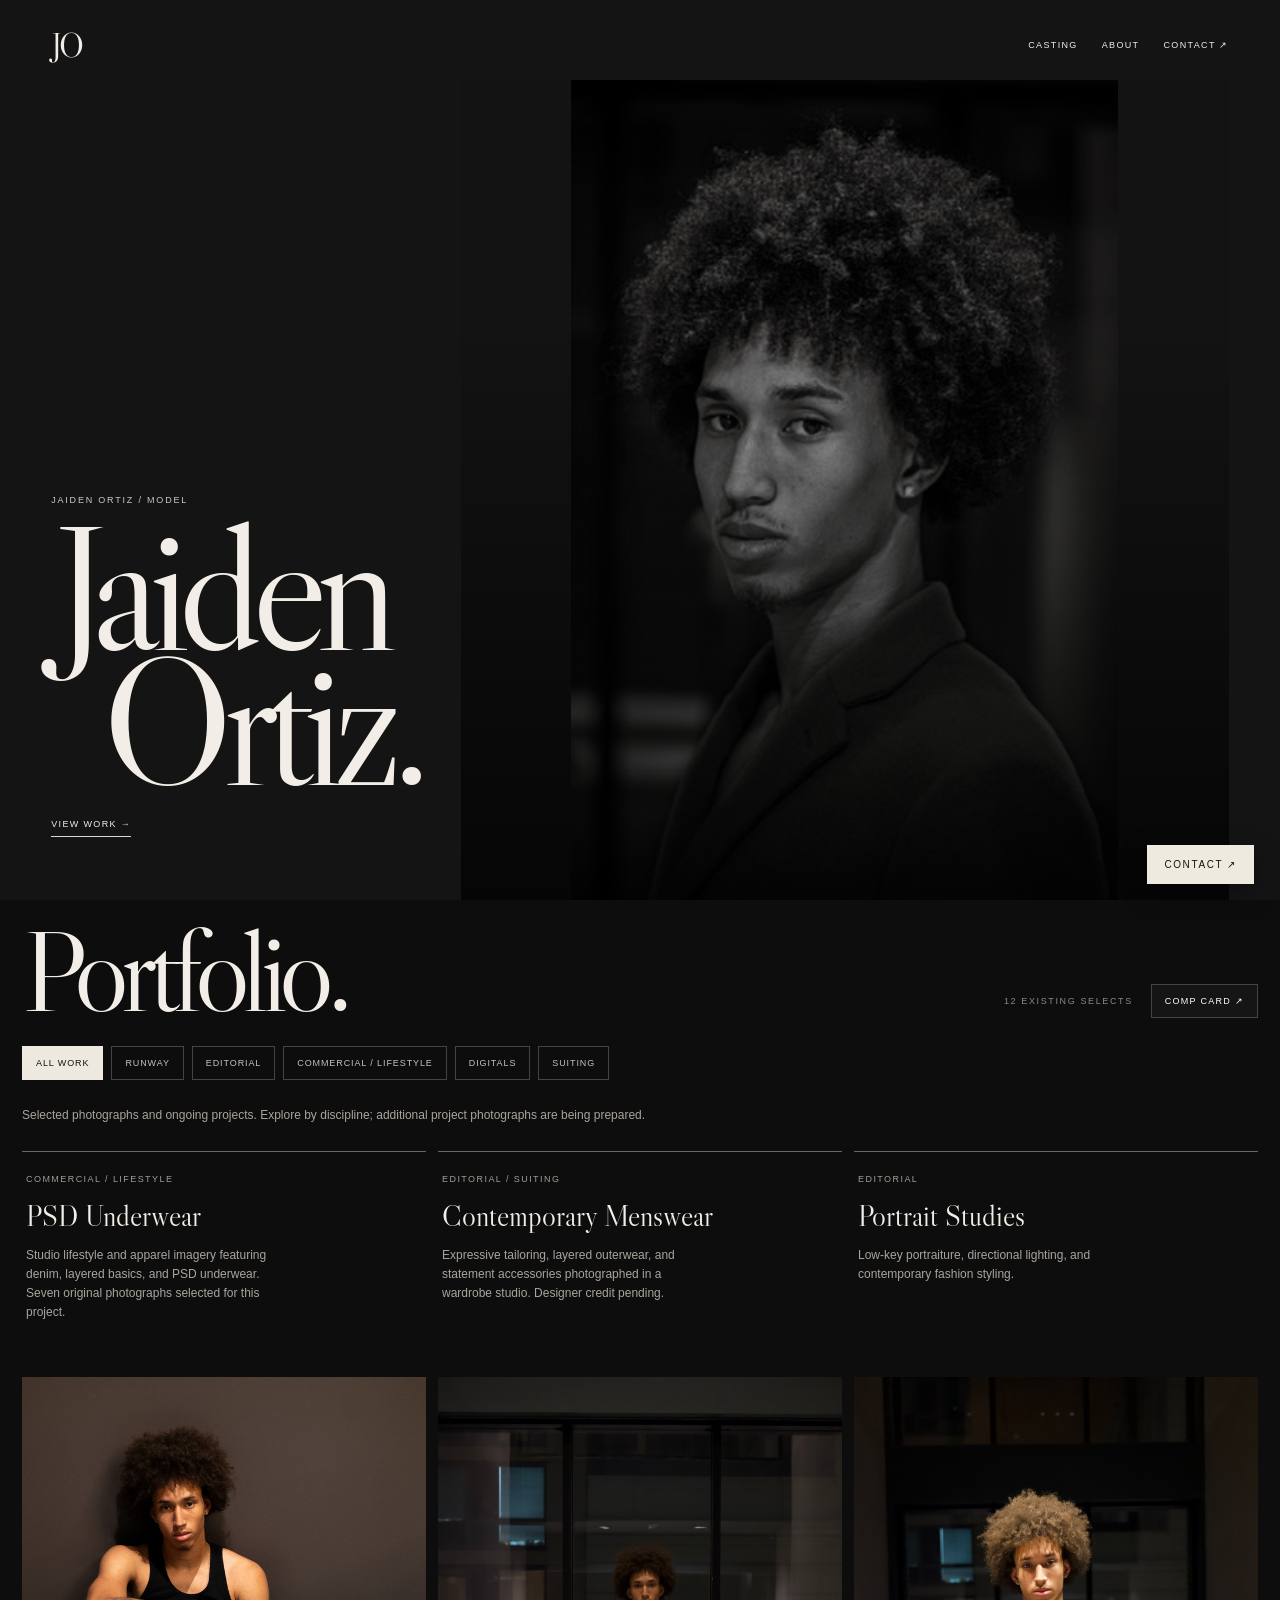
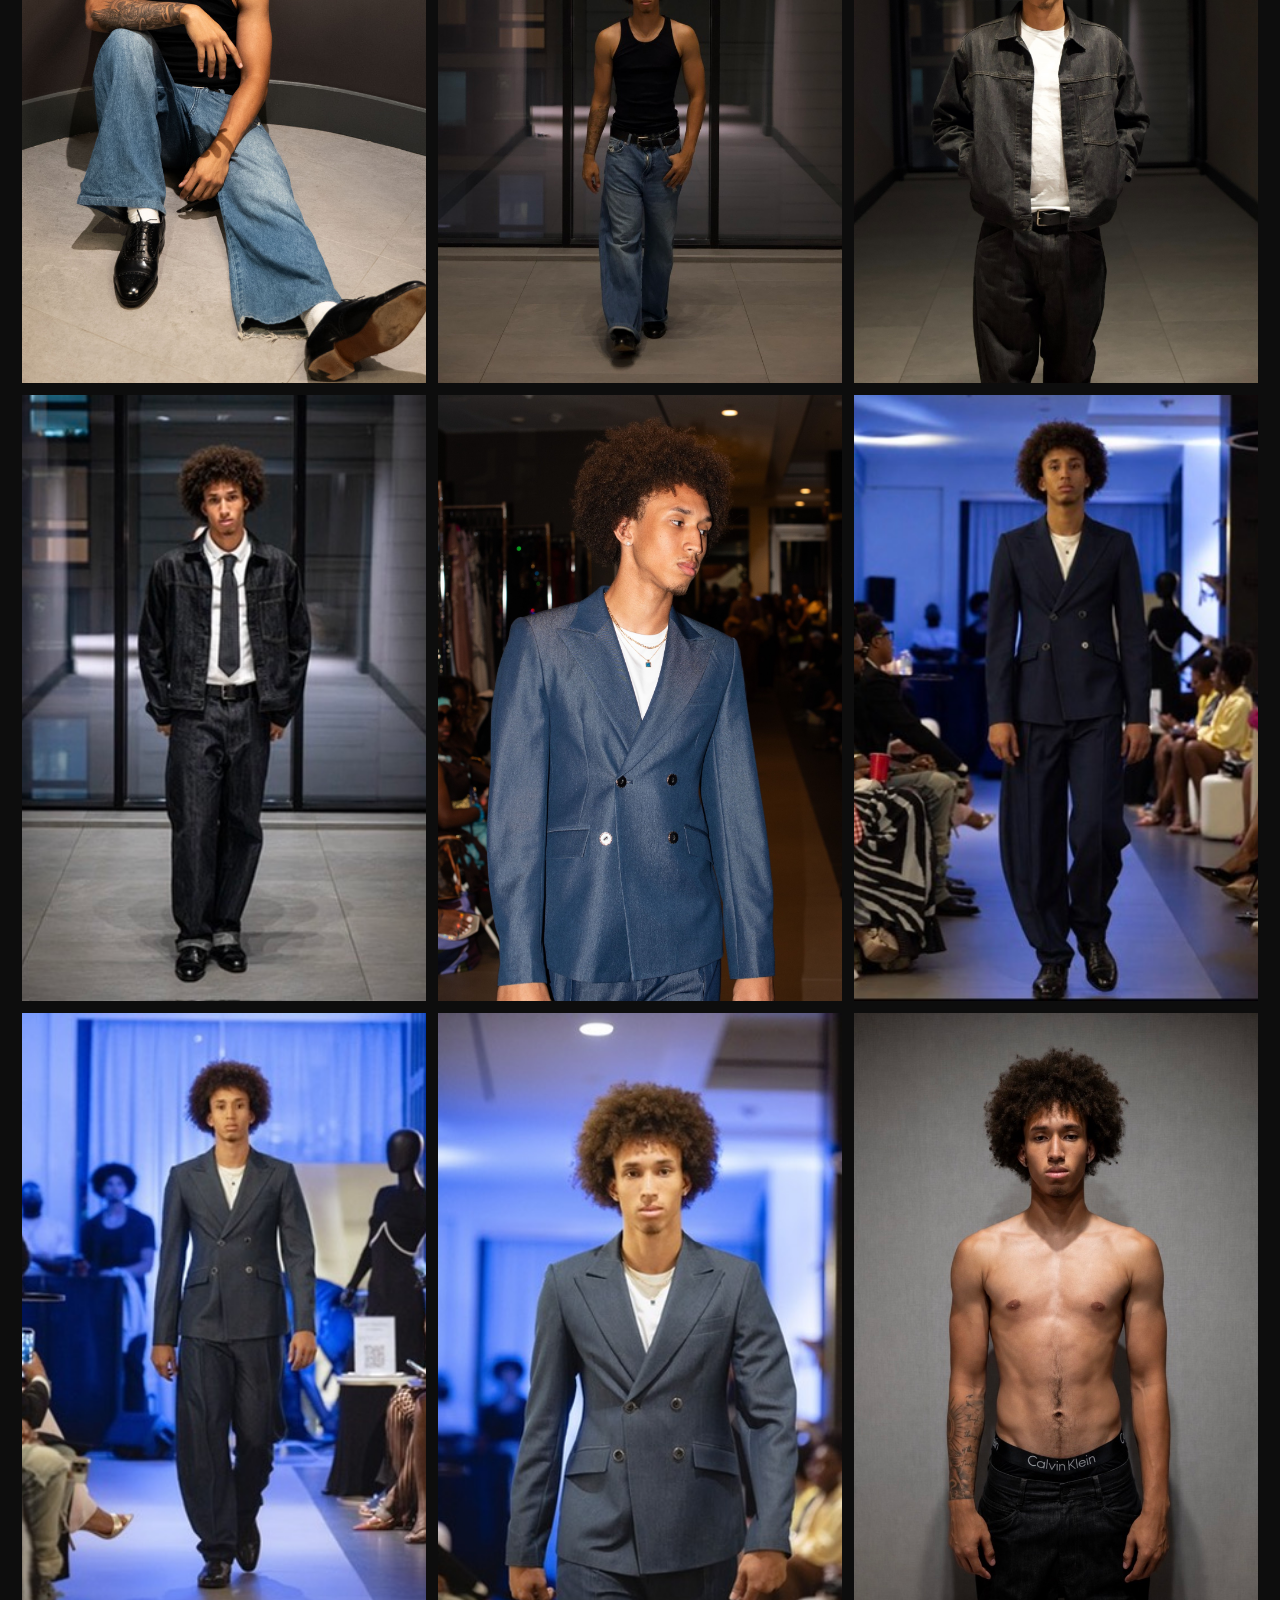
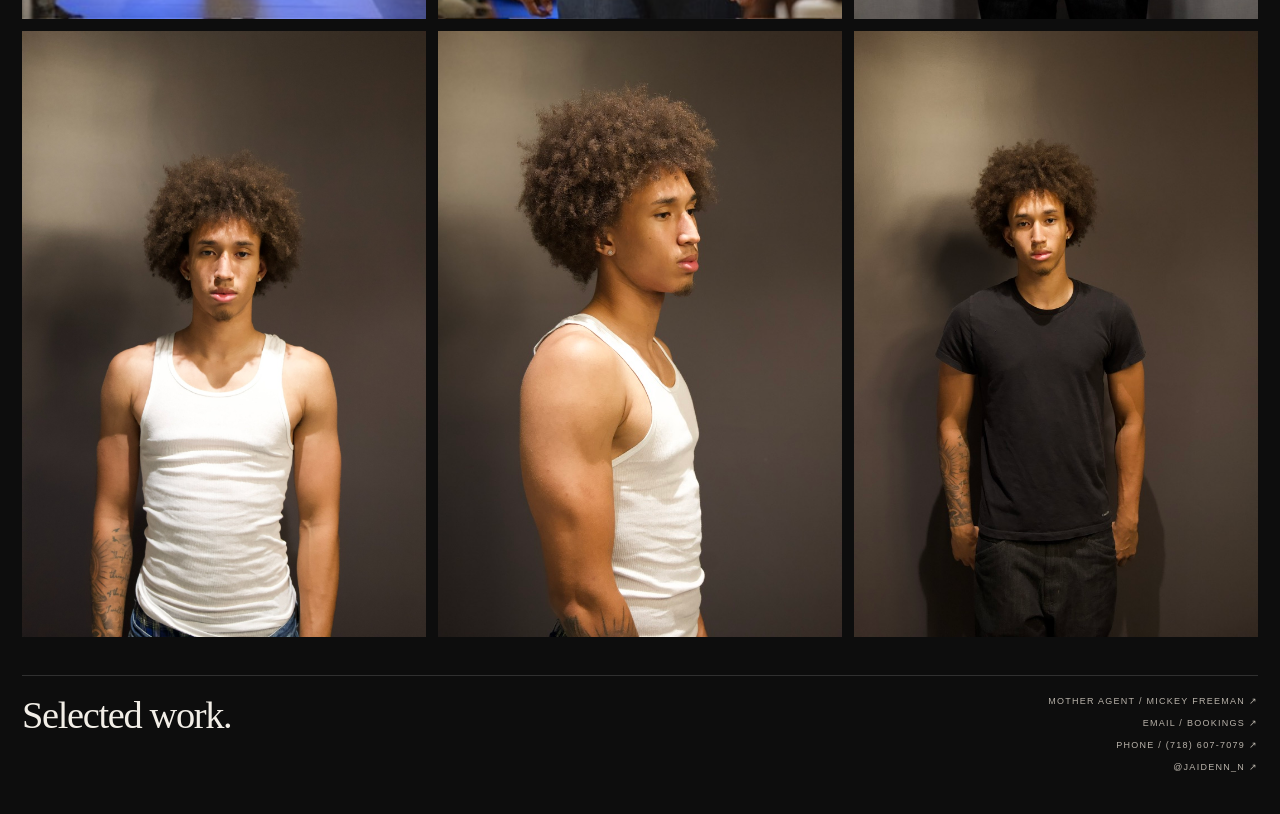
<file: backups/portfolio-2026-11-09/index.html>
<!doctype html>
<html lang="en">
<head>
<meta charset="utf-8">
<meta name="viewport" content="width=device-width,initial-scale=1,viewport-fit=cover">
<meta name="theme-color" content="#141414">
<title>Jaiden Ortiz — Model</title>
<meta name="description" content="Jaiden Ortiz — model. Portfolio, casting materials, and booking inquiries.">
<style>
@font-face{font-family:Caslon;src:url('/media/fonts/libre-caslon-display.ttf') format('truetype');font-display:swap}
*{box-sizing:border-box}html,body{margin:0;background:#141414;color:#f2eee7;font-family:Arial,Helvetica,sans-serif}a{color:inherit;text-decoration:none}
.hero{position:relative;height:100svh;min-height:680px;overflow:hidden}
nav{position:absolute;z-index:3;top:0;left:0;right:0;display:flex;justify-content:space-between;align-items:center;padding:24px 4vw;font-size:9px;letter-spacing:.15em}
.jo{font-family:Caslon,Georgia,serif;font-size:34px;letter-spacing:-.08em}.links{display:flex;gap:24px}
.photo{position:absolute;top:80px;right:4vw;bottom:0;width:60%;margin:0}.photo img{display:block;width:100%;height:100%;object-fit:contain;object-position:center top;filter:brightness(.82)}
.photo:after{content:"";position:absolute;inset:0;background:linear-gradient(180deg,#0001 30%,#000b 100%)}
.identity{position:absolute;z-index:2;left:4vw;bottom:7vh}.kicker{font-size:9px;letter-spacing:.2em;margin:0 0 15px;color:#d0c9c0}
h1{font-family:Caslon,Georgia,serif;font-size:clamp(100px,14vw,220px);font-weight:400;line-height:.75;letter-spacing:-.065em;margin:0}
h1 span{display:block}h1 span:last-child{margin-left:4vw}.cta{display:inline-block;margin-top:30px;border-bottom:1px solid #ddd5ca;padding-bottom:7px;font-size:9px;letter-spacing:.15em}
@media(max-width:700px){.photo{top:80px;right:0;width:100%;bottom:0}nav{padding:18px 16px}.links{gap:14px}.links a:nth-child(2){display:none}.identity{left:16px;bottom:6vh}h1{font-size:clamp(92px,24vw,150px)}}
#portfolio{display:block;position:relative;min-height:100svh;background:#0d0d0d;padding:calc(24px + env(safe-area-inset-top)) 22px calc(42px + env(safe-area-inset-bottom));overflow:auto}
#portfolio.unused-open{display:block;animation:portfolioIn .62s cubic-bezier(.16,.84,.22,1) both}
@keyframes portfolioIn{from{opacity:0;transform:translateY(18px)}to{opacity:1;transform:none}}
.portfolio-head{display:flex;align-items:flex-end;justify-content:space-between;gap:18px;margin-bottom:28px}
.portfolio-title{font-family:Georgia,serif;font-size:clamp(62px,9vw,120px);font-weight:400;letter-spacing:-.065em;margin:0;line-height:.82}
.portfolio-meta{display:flex;align-items:center;gap:18px}
.portfolio-count{font-size:9px;letter-spacing:.18em;color:#8f8a82}
.back-card{border:1px solid #444;background:#151515;color:#fff;padding:11px 13px;font-size:9px;letter-spacing:.14em}

/* Balanced portfolio: every tile is the same 2:3 size.
   Original photos only. Cropping is limited to slight side-trim on wider originals. */
.gallery{display:grid;grid-template-columns:repeat(3,minmax(0,1fr));gap:12px}
.gallery button{display:block;width:100%;aspect-ratio:2/3;border:0;padding:0;margin:0;background:#111;overflow:hidden;cursor:zoom-in}
.gallery img{display:block;width:100%;height:100%;object-fit:cover;object-position:50% 50%;transition:transform .28s ease,filter .28s ease}
.gallery button:nth-child(1) img{object-position:53% 50%}
.gallery button:hover img{transform:scale(1.006);filter:brightness(.95)}
.portfolio-foot{display:flex;align-items:flex-start;justify-content:space-between;gap:26px;margin-top:38px;padding-top:20px;border-top:1px solid #303030}
.portfolio-foot-left{font-family:Georgia,serif;font-size:clamp(28px,3vw,44px);line-height:1;letter-spacing:-.035em}
.portfolio-foot-links{display:flex;flex-direction:column;align-items:flex-end;gap:12px;font-size:9px;letter-spacing:.14em;color:#b9b3aa}

.lightbox{position:fixed;inset:0;z-index:150;background:#050505fb;display:none;align-items:center;justify-content:center;padding:18px;touch-action:none}
.lightbox.open{display:flex;animation:lbIn .24s ease both}
@keyframes lbIn{from{opacity:0}to{opacity:1}}
.lightbox img{max-width:96vw;max-height:92vh;object-fit:contain;user-select:none;-webkit-user-drag:none;animation:photoIn .32s cubic-bezier(.16,.84,.22,1)}
@keyframes photoIn{from{opacity:.2;transform:scale(.985)}to{opacity:1;transform:none}}
.lb-close{position:absolute;right:16px;top:calc(14px + env(safe-area-inset-top));border:1px solid #444;background:#101010d9;color:#fff;width:44px;height:44px;font-size:26px}
.lb-prev,.lb-next{position:absolute;top:50%;transform:translateY(-50%);border:1px solid #444;background:#111c;color:#fff;width:46px;height:46px;border-radius:50%;font-size:22px}
.lb-prev{left:16px}.lb-next{right:16px}
.lb-count{position:absolute;bottom:calc(13px + env(safe-area-inset-bottom));font-size:9px;letter-spacing:.18em;color:#888}


html{scroll-behavior:smooth}body{overflow-x:hidden;overflow-y:auto}.home-portfolio{scroll-margin-top:0}.portfolio-title{font-family:Caslon,Georgia,serif}.back-card{display:inline-block}
@media(max-width:900px){.gallery{gap:8px}}
@media(max-width:700px){#portfolio{padding-left:10px;padding-right:10px}.portfolio-title{font-size:64px}.portfolio-count{display:none}.gallery{grid-template-columns:repeat(2,minmax(0,1fr));gap:7px}.portfolio-foot{flex-direction:column}.portfolio-foot-links{align-items:flex-start}.lb-prev,.lb-next{display:none}}
@media(prefers-reduced-motion:reduce){html{scroll-behavior:auto}*,*:before,*:after{animation:none!important;transition:none!important}}

.quick-contact{position:fixed;z-index:120;right:clamp(12px,3vw,26px);bottom:calc(16px + env(safe-area-inset-bottom));display:inline-block;background:#efeae0;color:#141414;border:1px solid #efeae0;padding:13px 16px;font-size:10px;letter-spacing:.16em;box-shadow:0 8px 28px #0005}
.quick-contact:hover{background:#fff}
.quick-contact:focus-visible{outline:2px solid #fff;outline-offset:3px}
@media(max-width:700px){.quick-contact{padding:12px 14px;font-size:9px}}
.portfolio-filters{display:flex;flex-wrap:wrap;gap:8px;margin:0 0 25px}.portfolio-filters button{background:transparent;border:1px solid #444;color:#c8c2ba;padding:11px 13px;font-size:9px;letter-spacing:.1em;cursor:pointer}.portfolio-filters button.active,.portfolio-filters button:hover{background:#eee9e0;color:#111;border-color:#eee9e0}.project-notes{display:grid;grid-template-columns:repeat(3,1fr);gap:12px;margin-bottom:30px}.project-notes article{border-top:1px solid #666;padding:16px 4px 12px}.project-notes span{font-size:9px;letter-spacing:.16em;color:#a49d93}.project-notes h3{font:normal 29px Caslon,Georgia,serif;margin:12px 0}.project-notes p{font-size:12px;line-height:1.6;color:#aaa49d;max-width:38ch}.project-notes article[hidden]{display:none}@media(max-width:700px){.project-notes{grid-template-columns:1fr}.portfolio-filters button{font-size:8px;padding:9px}}
.portfolio-intro{font-size:12px;color:#aaa49d;line-height:1.7;margin:0 0 25px}.gallery[hidden]{display:none}</style>
</head>
<body>
<a class="quick-contact" href="/contact/" aria-label="Open contact options: phone, email, Instagram">CONTACT ↗</a>
<section class="hero">
<nav><a class="jo" href="/">JO</a><div class="links"><a href="/casting/">CASTING</a><a href="/about/">ABOUT</a><a href="/contact/">CONTACT ↗</a></div></nav>
<figure class="photo"><img src="/media/images/jaiden-original-edit.jpg" alt="Jaiden Ortiz"></figure>
<div class="identity"><p class="kicker">JAIDEN ORTIZ / MODEL</p><h1><span>Jaiden</span><span>Ortiz.</span></h1><a class="cta" href="#portfolio">VIEW WORK →</a></div>
</section>
<section id="portfolio" class="home-portfolio">
  <div class="portfolio-head">
    <h2 class="portfolio-title">Portfolio.</h2>
    <div class="portfolio-meta">
      <span class="portfolio-count">12 EXISTING SELECTS</span>
      <a class="back-card" href="/casting/">COMP CARD ↗</a>
    </div>
  </div>

  <div class="portfolio-filters" role="group" aria-label="Filter portfolio"><button class="active" data-filter="all">ALL WORK</button><button data-filter="runway">RUNWAY</button><button data-filter="editorial">EDITORIAL</button><button data-filter="commercial">COMMERCIAL / LIFESTYLE</button><button data-filter="digitals">DIGITALS</button><button data-filter="suiting">SUITING</button></div><p class="portfolio-intro">Selected photographs and ongoing projects. Explore by discipline; additional project photographs are being prepared.</p><div class="project-notes"><article data-category="commercial"><span>COMMERCIAL / LIFESTYLE</span><h3>PSD Underwear</h3><p>Studio lifestyle and apparel imagery featuring denim, layered basics, and PSD underwear. Seven original photographs selected for this project.</p></article><article data-category="editorial suiting"><span>EDITORIAL / SUITING</span><h3>Contemporary Menswear</h3><p>Expressive tailoring, layered outerwear, and statement accessories photographed in a wardrobe studio. Designer credit pending.</p></article><article data-category="editorial"><span>EDITORIAL</span><h3>Portrait Studies</h3><p>Low-key portraiture, directional lighting, and contemporary fashion styling.</p></article></div><div class="gallery">
    <button data-gallery-index="0" aria-label="Open portfolio image 1"><img loading="lazy" src="/casting/assets/portfolio-01.jpg" alt="Jaiden Ortiz portfolio image 1"></button><button data-gallery-index="1" aria-label="Open portfolio image 2"><img loading="lazy" src="/casting/assets/portfolio-08.jpg" alt="Jaiden Ortiz portfolio image 2"></button><button data-gallery-index="2" aria-label="Open portfolio image 3"><img loading="lazy" src="/casting/assets/portfolio-09.jpg" alt="Jaiden Ortiz portfolio image 3"></button><button data-gallery-index="3" aria-label="Open portfolio image 4"><img loading="lazy" src="/casting/assets/portfolio-13.jpg" alt="Jaiden Ortiz portfolio image 4"></button><button data-gallery-index="4" aria-label="Open portfolio image 5"><img loading="lazy" src="/casting/assets/portfolio-03.jpg" alt="Jaiden Ortiz portfolio image 5"></button><button data-gallery-index="5" aria-label="Open portfolio image 6"><img loading="lazy" src="/casting/assets/portfolio-04.jpg" alt="Jaiden Ortiz portfolio image 6"></button><button data-gallery-index="6" aria-label="Open portfolio image 7"><img loading="lazy" src="/casting/assets/portfolio-12.jpg" alt="Jaiden Ortiz portfolio image 7"></button><button data-gallery-index="7" aria-label="Open portfolio image 8"><img loading="lazy" src="/casting/assets/portfolio-11.jpg" alt="Jaiden Ortiz portfolio image 8"></button><button data-gallery-index="8" aria-label="Open portfolio image 9"><img loading="lazy" src="/casting/assets/portfolio-02.jpg" alt="Jaiden Ortiz portfolio image 9"></button><button data-gallery-index="9" aria-label="Open portfolio image 10"><img loading="lazy" src="/casting/assets/portfolio-05.jpg" alt="Jaiden Ortiz portfolio image 10"></button><button data-gallery-index="10" aria-label="Open portfolio image 11"><img loading="lazy" src="/casting/assets/portfolio-07.jpg" alt="Jaiden Ortiz portfolio image 11"></button><button data-gallery-index="11" aria-label="Open portfolio image 12"><img loading="lazy" src="/casting/assets/portfolio-06.jpg" alt="Jaiden Ortiz portfolio image 12"></button>
  </div>
  <div class="portfolio-foot">
    <div class="portfolio-foot-left">Selected work.</div>
    <div class="portfolio-foot-links">
      <a href="/about/#mickey">MOTHER AGENT / MICKEY FREEMAN ↗</a>
      <a href="mailto:contact@jaidenortiz.com">EMAIL / BOOKINGS ↗</a>
      <a href="tel:+17186077079">PHONE / (718) 607-7079 ↗</a>
      <a href="https://www.instagram.com/jaidenn_n/" target="_blank" rel="noopener">@JAIDENN_N ↗</a>
    </div>
  </div>
</section>
<div class="lightbox" id="lightbox" aria-hidden="true">
  <button class="lb-close" aria-label="Close image">×</button>
  <button class="lb-prev" aria-label="Previous image">‹</button>
  <img id="lbImg" alt="Jaiden Ortiz portfolio image">
  <button class="lb-next" aria-label="Next image">›</button>
  <div class="lb-count" id="lbCount"></div>
</div>
<script>
document.querySelectorAll('[data-filter]').forEach(button=>button.addEventListener('click',()=>{const selected=button.dataset.filter;document.querySelectorAll('[data-filter]').forEach(b=>b.classList.toggle('active',b===button));document.querySelectorAll('.project-notes article').forEach(card=>{card.hidden=selected!=='all'&&!card.dataset.category.split(' ').includes(selected)});document.querySelector('.gallery').hidden=false;document.querySelector('.portfolio-count').textContent='12 EXISTING SELECTS';}));
const galleryFiles=[...document.querySelectorAll('[data-gallery-index] img')].map(i=>i.src);
const lightbox=document.getElementById('lightbox');
const lbImg=document.getElementById('lbImg');
const lbCount=document.getElementById('lbCount');
let gi=0,lsx=0,lsy=0;

function preloadAround(){
  [-1,1].forEach(d=>{const im=new Image();im.src=galleryFiles[(gi+d+galleryFiles.length)%galleryFiles.length];});
}
function showGallery(i){
  gi=(i+galleryFiles.length)%galleryFiles.length;
  lbImg.src=galleryFiles[gi];
  lbCount.textContent=`${gi+1} / ${galleryFiles.length}`;
  preloadAround();
}
function openGallery(i){
  showGallery(i);
  lightbox.classList.add('open');
  lightbox.setAttribute('aria-hidden','false');
  document.body.style.overflow='hidden';
}
function closeGallery(){
  lightbox.classList.remove('open');
  lightbox.setAttribute('aria-hidden','true');
  document.body.style.overflow='auto';
}
document.querySelectorAll('[data-gallery-index]').forEach(b=>b.addEventListener('click',()=>openGallery(Number(b.dataset.galleryIndex))));
document.querySelector('.lb-close').addEventListener('click',closeGallery);
document.querySelector('.lb-prev').addEventListener('click',()=>showGallery(gi-1));
document.querySelector('.lb-next').addEventListener('click',()=>showGallery(gi+1));
lightbox.addEventListener('click',e=>{if(e.target===lightbox)closeGallery();});
lightbox.addEventListener('pointerdown',e=>{lsx=e.clientX;lsy=e.clientY;},{passive:true});
lightbox.addEventListener('pointerup',e=>{
  if(e.target.closest('button')) return;
  const dx=e.clientX-lsx,dy=e.clientY-lsy;
  if(Math.abs(dx)>45&&Math.abs(dx)>Math.abs(dy))showGallery(gi+(dx<0?1:-1));
},{passive:true});
document.addEventListener('keydown',e=>{
  if(!lightbox.classList.contains('open'))return;
  if(e.key==='Escape')closeGallery();
  if(e.key==='ArrowLeft')showGallery(gi-1);
  if(e.key==='ArrowRight')showGallery(gi+1);
});

</script>
</body>
</html>
</file>
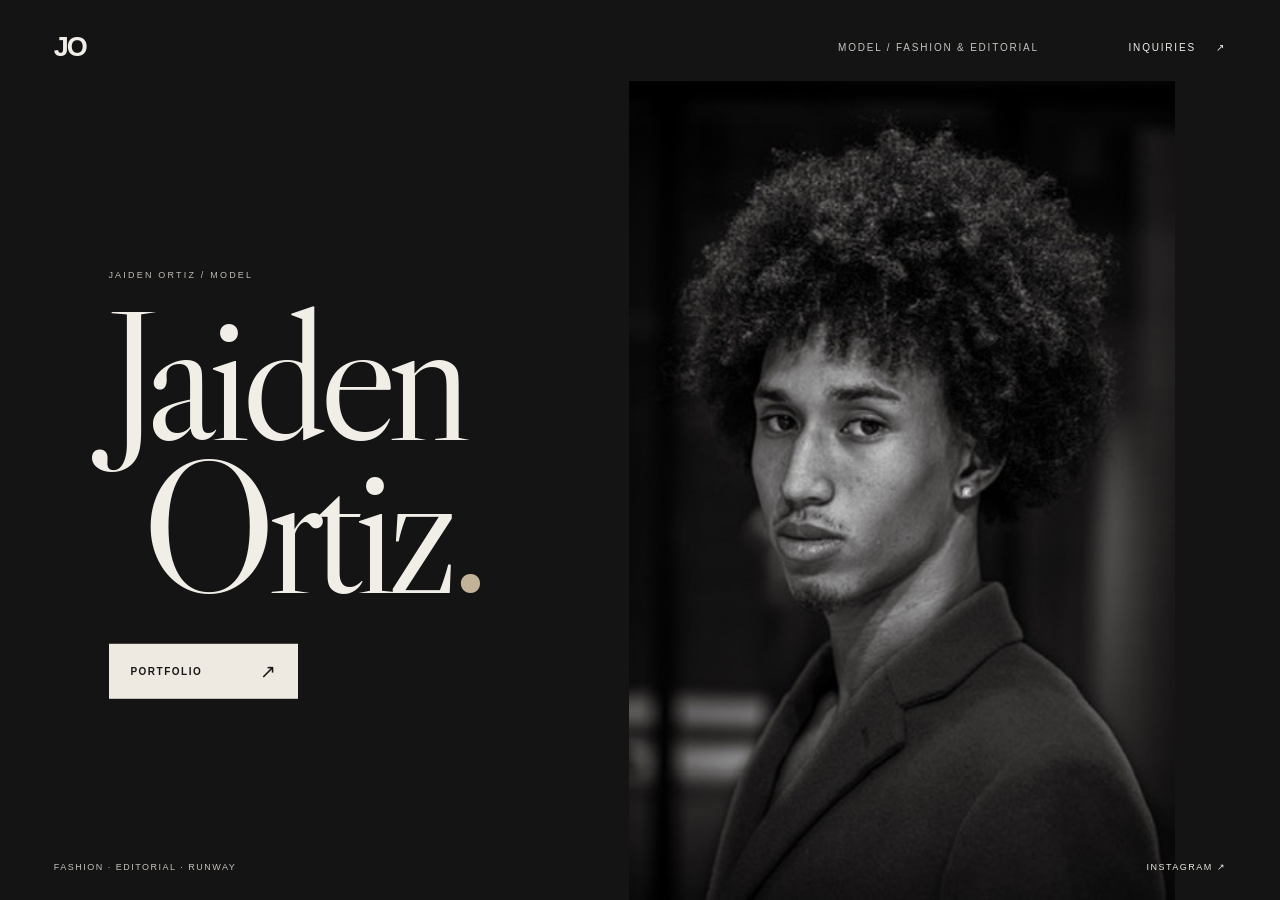
<file: index.template.html>
<!doctype html>
<html lang="en"><head>
<meta charset="utf-8"><meta name="viewport" content="width=device-width, initial-scale=1"><meta name="theme-color" content="#141414">
<title>Jaiden Ortiz — Model</title><meta name="description" content="Jaiden Ortiz — fashion, editorial and runway model. Contact for bookings and collaborations.">
<meta property="og:title" content="Jaiden Ortiz — Model"><meta property="og:description" content="Fashion. Editorial. Runway."><meta property="og:type" content="website"><meta property="og:url" content="https://jaidenortiz.com/"><meta property="og:image" content="https://jaidenortiz.com/media/images/jaiden-original-edit.jpg"><meta property="og:image:alt" content="Black-and-white portrait of Jaiden Ortiz"><meta name="twitter:card" content="summary_large_image"><link rel="canonical" href="https://jaidenortiz.com/"><link rel="icon" href="/favicon.svg" type="image/svg+xml"><link rel="preload" href="/media/fonts/libre-caslon-display.ttf" as="font" type="font/ttf" crossorigin><link rel="stylesheet" href="/styles.css">
<script type="application/ld+json">{"@context":"https://schema.org","@type":"Person","name":"Jaiden Ortiz","jobTitle":"Model","url":"https://jaidenortiz.com/","sameAs":["https://www.instagram.com/jaidenn_n/"]}</script>
</head><body id="top"><a class="skip-link" href="#portfolio">Skip to portfolio</a><main><!-- CONTENT --></main><script type="module" src="/app.js"></script></body></html>
</file>
<file: style.css>
*{box-sizing:border-box}html{scroll-behavior:smooth;scroll-padding-top:64px}body{margin:0;background:#f4f3ef;color:#151513;font-family:Arial,Helvetica,sans-serif;-webkit-font-smoothing:antialiased}button,a{-webkit-tap-highlight-color:transparent}a{color:inherit;text-decoration:none}button{font:inherit;color:inherit;cursor:pointer;background:none;border:0}button:focus-visible,a:focus-visible{outline:2px solid #ed583a;outline-offset:3px}img{display:block;width:100%;height:100%;object-fit:cover}.intro{position:fixed;inset:0;background:#f4f3ef;display:flex;flex-direction:column;align-items:center;justify-content:center;z-index:100;pointer-events:none;animation:exit 0.75s cubic-bezier(.7,0,.2,1) 1s forwards}.intro>span{font-weight:900;font-size:clamp(80px,20vw,260px);letter-spacing:-.16em;line-height:.9;transform:translateX(-.08em)}.intro-o{display:inline-block;animation:rotate 1s cubic-bezier(.2,.75,.2,1)}.intro sup{font-size:.12em;letter-spacing:0;vertical-align:top;margin-left:15px}.intro-line{width:100px;height:2px;background:#141414;margin-top:25px;animation:load 1s ease both}@keyframes exit{to{transform:translateY(-101%);visibility:hidden}}@keyframes rotate{from{transform:translateX(40%) rotate(-50deg);opacity:0}to{transform:none;opacity:1}}@keyframes load{from{transform:scaleX(0)}to{transform:scaleX(1)}}.nav{position:sticky;top:0;z-index:20;height:64px;display:grid;grid-template-columns:1fr 1fr 1fr;align-items:center;padding:0 3.2vw;background:#f4f3ef;border-bottom:1px solid #17171320}.mark{font-size:32px;font-weight:900;letter-spacing:-.13em;width:max-content}.mark span{color:#a33b2a;margin-left:2px}.nav nav{display:flex;gap:28px;justify-content:center;font-size:12px;text-transform:uppercase;font-weight:700;letter-spacing:.065em}.nav a:hover,.textlink:hover{color:#9e382a}.booking{justify-self:end;border:1px solid #181816;padding:10px 15px;border-radius:99px;font-size:11px;font-weight:700;text-transform:uppercase;letter-spacing:.05em}.menu{display:none}.mobile-nav[hidden]{display:none}.hero{padding:0 12px}.hero-stage{height:calc(100svh - 116px);min-height:490px;max-height:900px;position:relative;display:grid;grid-template-columns:65% 35%;overflow:hidden;background:#262522;isolation:isolate}.hero-left,.hero-right{overflow:hidden;position:relative}.hero-left img{object-position:50% 35%}.hero-right img{object-position:50% 34%}.hero-stage img{will-change:transform;transition:opacity .38s,transform .9s cubic-bezier(.16,1,.3,1)}.hero-stage.changing img{opacity:0;transform:scale(1.055)}.hero-stage img.entering{animation:photo-in .8s cubic-bezier(.16,1,.3,1) both}@keyframes photo-in{from{opacity:0;transform:scale(1.045)}to{opacity:1;transform:scale(1)}}.hero-shade{position:absolute;inset:0;background:linear-gradient(0deg,#0009,transparent 40%),linear-gradient(180deg,#0004,transparent 18%);pointer-events:none}.hero-caption{position:absolute;left:2.2%;right:2.2%;top:22px;display:flex;justify-content:space-between;color:#fff;font-size:10px;letter-spacing:.15em;font-weight:700}.hero h1{position:absolute;bottom:2%;left:2%;margin:0;color:#fff;letter-spacing:-.091em;font-size:clamp(55px,12.4vw,220px);line-height:.78;font-weight:800;white-space:nowrap;animation:word-in .9s 1.2s both cubic-bezier(.16,1,.3,1)}.hero h1 span{margin-left:.08em;font-weight:300;letter-spacing:-.085em}.hero h1 sup{font-size:.12em;vertical-align:top;letter-spacing:0;margin-left:.6em}@keyframes word-in{from{transform:translateY(50%);opacity:0}to{transform:none;opacity:1}}.scroll{position:absolute;right:2%;bottom:4%;width:42px;height:42px;border:1px solid #fff9;color:white;border-radius:50%;display:grid;place-items:center;font-size:22px;transition:background .2s}.scroll:hover{background:#fff;color:#111}.hero-rail{height:52px;display:flex;align-items:center;gap:16px;padding:0 2%;font-size:10px;font-weight:700;letter-spacing:.1em}.rail-progress{height:1px;width:100px;background:#c7c4bb;overflow:hidden}.rail-progress i{display:block;width:100%;height:100%;background:#151513;transform-origin:left;animation:progress 5.5s linear infinite}@keyframes progress{from{transform:scaleX(0)}to{transform:scaleX(1)}}.hero-rail button{font-size:20px;padding:3px 5px}.rail-note{margin-left:auto}.work,.campaign,.archive,.casting,.about{padding:88px 3.2vw 0}.section-title{display:flex;align-items:end;justify-content:space-between;gap:20px;margin-bottom:30px}.eyebrow{display:block;font-weight:700;font-size:10px;letter-spacing:.16em;line-height:1.4}.section-title h2,.about h2,footer h2{font-size:clamp(54px,8.2vw,132px);line-height:.86;font-weight:500;letter-spacing:-.085em;margin:14px 0 0}.serif{font-family:Georgia,'Times New Roman',serif;font-style:italic;font-weight:400;letter-spacing:-.075em}.textlink{font-size:12px;letter-spacing:.06em;font-weight:700;text-transform:uppercase;border-bottom:1px solid;padding:0 0 6px;white-space:nowrap}.mosaic{display:grid;grid-template-columns:repeat(12,minmax(0,1fr));gap:7px;grid-auto-flow:dense}.tile{position:relative;overflow:hidden;padding:0;text-align:left;min-height:0;isolation:isolate;background:#d8d3c9}.tile img{transition:transform .75s cubic-bezier(.16,1,.3,1),filter .5s;object-position:50% 35%}.tile:hover img,.tile:focus-visible img{transform:scale(1.045)}.tile .tile-label{position:absolute;bottom:0;left:0;right:0;display:flex;justify-content:space-between;align-items:end;color:#fff;padding:17px 14px 12px;background:linear-gradient(transparent,#0009);font-size:11px;letter-spacing:.045em;text-transform:uppercase;font-weight:700;transition:padding .3s}.tile:hover .tile-label{padding-bottom:20px}.tile-label small{font-weight:400;font-size:10px}.mosaic .t0{grid-column:span 7;aspect-ratio:1.35}.mosaic .t1{grid-column:span 5;aspect-ratio:.96}.mosaic .t2,.mosaic .t3,.mosaic .t4{grid-column:span 4;aspect-ratio:.79}.mosaic .t5{grid-column:span 8;aspect-ratio:1.62}.mosaic .t6{grid-column:span 4;aspect-ratio:.8}.mosaic .t7{grid-column:span 6;aspect-ratio:1.18}.mosaic .t8{grid-column:span 6;aspect-ratio:1.18}.campaign-stage{display:grid;grid-template-columns:1.5fr 1fr;gap:10px;align-items:stretch;background:#1d1c19;padding:10px;color:white}.campaign-image{position:relative;padding:0;overflow:hidden}.campaign-image img{height:100%;object-fit:cover;object-position:50% 50%;transition:transform .6s}.campaign-image:hover img{transform:scale(1.035)}.campaign-image span,.film>span{font-size:10px;letter-spacing:.12em;font-weight:700;display:block;padding:13px}.campaign-image span{position:absolute;bottom:0;left:0;background:#151513b8}.film{display:grid;justify-items:center;align-items:center;background:#131311;min-height:0}.film video{display:block;width:100%;height:100%;max-height:640px;aspect-ratio:9/16;object-fit:contain;background:#131311}.archive #archiveCount{font-size:11px;letter-spacing:.1em;font-weight:700}.filters{display:flex;gap:7px;overflow-x:auto;scrollbar-width:thin;padding:0 0 16px}.filters button{border:1px solid #b3b0a8;border-radius:99px;padding:9px 14px;font-size:11px;white-space:nowrap}.filters button.active{background:#161614;color:#fff;border-color:#161614}.archive-grid{display:grid;grid-template-columns:repeat(5,minmax(0,1fr));gap:7px}.archive-grid button{aspect-ratio:3/4;position:relative;overflow:hidden;padding:0;background:#dedbd3}.archive-grid img{object-fit:contain;transition:transform .4s}.archive-grid button:hover img{transform:scale(1.04)}.archive-grid span{position:absolute;bottom:7px;left:7px;background:#f4f3efcf;padding:4px 6px;font-size:9px;letter-spacing:.08em}.more{display:block;width:100%;padding:17px;border:1px solid #222;margin-top:14px;font-weight:700;text-transform:uppercase;font-size:12px;letter-spacing:.1em}.more:hover{background:#151513;color:#fff}.more span{float:right}.digital-grid{display:grid;grid-template-columns:1fr 1fr 1fr;gap:10px}.digital-grid>button{padding:0;aspect-ratio:2/3;overflow:hidden}.digital-grid img{object-fit:contain;background:#dfddd5}.casting-info{display:flex;flex-direction:column;justify-content:center;padding:24px;background:#e6e2d9}.casting-info p{font-size:clamp(24px,4vw,56px);letter-spacing:-.06em;line-height:1;margin:22px 0}.pill{padding:13px 16px;border-radius:40px;border:1px solid;align-self:flex-start;font-size:12px;text-transform:uppercase;font-weight:700}.about{display:grid;grid-template-columns:1fr 1fr;gap:8vw;align-items:center;padding-bottom:90px}.about img{aspect-ratio:1/1.15;max-height:640px;object-position:50% 20%}.about p{font-size:clamp(16px,2vw,26px);line-height:1.4;max-width:510px;margin:30px 0}footer{padding:66px 3.2vw 30px;background:#191916;color:#f4f3ef}footer h2{font-size:clamp(66px,12vw,180px);margin-bottom:28px}.contact-email{font-size:clamp(16px,3vw,44px);border-bottom:1px solid #aaa;padding-bottom:8px}.footer-bottom{display:flex;justify-content:space-between;gap:12px;margin-top:75px;font-size:10px;letter-spacing:.07em;text-transform:uppercase}dialog{width:100%;max-width:none;height:100%;max-height:none;border:0;margin:0;padding:18px 3vw;background:#151513;color:#fff}dialog[open]{display:grid;grid-template-rows:auto minmax(0,1fr) auto;gap:12px}dialog::backdrop{background:#151513}.gallery-top{display:flex;justify-content:space-between;align-items:center;text-transform:uppercase;letter-spacing:.1em;font-size:12px}.gallery-top button{padding:10px;border:1px solid #aaa;border-radius:50px}.gallery-content{display:grid;grid-template-columns:40px minmax(0,1fr) 40px;align-items:center;min-height:0}.gallery-content img{object-fit:contain;width:100%;height:100%;max-height:100%;min-height:0}.gallery-content button{font-size:28px}.gallery-bottom{font-size:10px;letter-spacing:.1em;text-align:center}.gallery-bottom>div{display:flex;justify-content:safe center;gap:5px;overflow:auto;padding:8px 0 2px}.gallery-bottom button{flex:0 0 50px;height:55px;padding:0;opacity:.5;border:1px solid transparent}.gallery-bottom button.active{opacity:1;border-color:white}.reveal-ready{opacity:0;transform:translateY(30px);transition:opacity .7s,transform .8s cubic-bezier(.16,1,.3,1)}.reveal-ready.visible{opacity:1;transform:none}@media(min-width:1000px){.mosaic .t1{aspect-ratio:auto}.mosaic .t6{aspect-ratio:auto}.mosaic .t7,.mosaic .t8{aspect-ratio:1.35}}@media(max-width:700px){.nav{height:55px;grid-template-columns:1fr 1fr;padding:0 16px}.nav nav,.booking{display:none}.menu{display:block;justify-self:end;text-transform:uppercase;font-weight:700;font-size:12px}.mobile-nav{position:fixed;z-index:19;inset:55px 0 auto;background:#f4f3ef;padding:20px 16px 30px;display:grid;gap:18px;box-shadow:0 15px 20px #0002}.mobile-nav a{font-size:30px;letter-spacing:-.05em}.hero{padding:0 6px}.hero-stage{grid-template-columns:1fr;height:calc(100svh - 105px);min-height:480px;max-height:750px}.hero-left{display:none}.hero-right img{object-position:50% 30%}.hero-caption{top:15px;left:13px;right:13px;font-size:8px;letter-spacing:.08em}.hero h1{font-size:17vw;white-space:normal;line-height:.76;bottom:7%;left:4%}.hero h1 span{display:block;margin:0}.hero h1 sup{position:absolute;right:-.9em;top:0}.scroll{right:5%;bottom:4%;width:36px;height:36px}.hero-rail{gap:10px;height:50px;padding:0 6px}.rail-note{font-size:8px;letter-spacing:0}.rail-progress{width:45px}.work,.campaign,.archive,.casting,.about{padding:58px 12px 0}.section-title{gap:12px;margin-bottom:18px;align-items:end}.section-title h2,.about h2{font-size:clamp(44px,11vw,74px)}.textlink{font-size:9px;white-space:normal;text-align:right;max-width:112px}.mosaic{grid-template-columns:repeat(2,minmax(0,1fr));gap:5px}.mosaic .tile{grid-column:span 1;aspect-ratio:.76}.mosaic .t0,.mosaic .t5{grid-column:span 2;aspect-ratio:1.5}.mosaic .t8{grid-column:span 2;aspect-ratio:1.5}.tile .tile-label{font-size:9px;padding:13px 7px 8px}.tile-label small{font-size:8px}.campaign-stage{grid-template-columns:1fr;padding:6px}.campaign-image{aspect-ratio:4/3}.film video{max-height:570px}.archive-grid{grid-template-columns:repeat(3,minmax(0,1fr));gap:4px}.digital-grid{grid-template-columns:1fr 1fr;gap:5px}.casting-info{grid-column:span 2;padding:20px}.about{grid-template-columns:1fr;gap:20px;padding-bottom:58px}.about img{aspect-ratio:1.15}.about p{margin:18px 0}.footer-bottom{margin-top:48px;font-size:9px}.gallery-content{grid-template-columns:25px minmax(0,1fr) 25px}.gallery-content button{font-size:22px;padding:0}footer{padding:42px 16px 22px}}@media(prefers-reduced-motion:reduce){html{scroll-behavior:auto}*,*::before,*::after{animation-duration:.01ms!important;transition-duration:.01ms!important}.intro{display:none}.reveal-ready{opacity:1;transform:none}}
@media(prefers-reduced-motion:reduce){*,*::before,*::after{animation-delay:0s!important}.hero h1{opacity:1;transform:none}}

.hero-stage[data-layout="wide"]{grid-template-columns:76% 24%}.hero-stage[data-layout="reverse"]{grid-template-columns:35% 65%}.hero-stage[data-layout="portrait"]{grid-template-columns:52% 48%}.hero-stage[data-layout="portrait"] h1{font-family:Georgia,serif;font-weight:400;letter-spacing:-.09em}.hero-stage[data-layout="reverse"] h1{left:auto;right:4%;font-size:clamp(55px,11vw,180px)}.rail-progress i{animation:none}.rail-progress.playing i{animation:progress 5.5s linear infinite}.perspectives{padding:78px 3.2vw 0}.perspective-top{display:flex;justify-content:space-between;align-items:end;gap:20px;margin-bottom:24px}.perspective-top h2{font-size:clamp(64px,10vw,155px);font-weight:500;letter-spacing:-.09em;line-height:.79;margin:16px 0 0}.perspective-top h2 em{font-family:Georgia,serif;font-weight:400}.perspective-top p{font-size:14px;line-height:1.5;text-align:right}.lens-track{position:relative;display:flex;gap:9px;overflow-x:auto;scroll-snap-type:x mandatory;scrollbar-width:none}.lens-track::-webkit-scrollbar{display:none}.lens-card{flex:1 0 0;min-width:0;aspect-ratio:.89;position:relative;overflow:hidden;text-align:left;padding:0;color:#fff;scroll-snap-align:center;background:#333}.lens-card:after{content:'';position:absolute;inset:0;background:linear-gradient(0deg,#000b,transparent 52%);pointer-events:none}.lens-card img{transition:transform .7s,filter .5s;object-position:center 27%;filter:brightness(.8)}.lens-card[aria-pressed="true"] img,.lens-card:hover img{transform:scale(1.035);filter:brightness(1)}.lens-card[aria-pressed="true"]{outline:3px solid #f4f3ef;outline-offset:-7px}.lens-number,.lens-title{position:absolute;z-index:1;left:18px}.lens-number{top:16px;font-size:11px}.lens-title{bottom:20px;font-size:clamp(25px,4vw,68px);letter-spacing:-.07em;line-height:.9}.lens-title small{display:block;font-size:10px;letter-spacing:.08em;text-transform:uppercase;margin-top:14px}.lens-rail{display:flex;align-items:center;gap:16px;border-bottom:1px solid #aaa;padding:10px 0}.lens-rail button{font-size:24px;padding:4px 12px}.lens-rail span{font-size:11px}.lens-rail a{margin-left:auto;text-transform:uppercase;font-weight:700;font-size:12px}.cast-layout{display:grid;grid-template-columns:1.25fr 1fr;gap:3vw}.card-view{background:#e5e1d9;min-width:0;display:flex;flex-direction:column;justify-content:center;padding:22px;gap:15px}.card-view img{height:clamp(320px,53vw,650px);object-fit:contain}.card-controls{display:flex;justify-content:center;gap:6px}.card-controls button{border:1px solid #777;padding:10px 16px;text-transform:uppercase;font-size:11px}.card-controls button[aria-pressed="true"]{background:#171713;color:white}.cast-details{display:flex;flex-direction:column;justify-content:center;min-width:0}.cast-details h3{font-family:Georgia,serif;font-size:clamp(52px,8vw,112px);font-weight:400;line-height:.83;letter-spacing:-.08em;margin:15px 0 27px}.measurements{display:grid;grid-template-columns:1fr 1fr;gap:0 18px;margin-bottom:16px}.measurements>div{display:flex;align-items:center;justify-content:space-between;gap:10px;border-top:1px solid #c2bfb7;padding:12px 0}.measurements span{font-size:10px;text-transform:uppercase;letter-spacing:.06em}.measurements strong{font-size:14px;font-weight:500}.cast-action{display:flex;justify-content:space-between;background:#141414;color:white;padding:16px;margin-bottom:6px;text-transform:uppercase;letter-spacing:.08em;font-size:12px}.cast-action.secondary{background:transparent;color:#141414;border:1px solid}.cast-agent{font-size:12px;line-height:1.6;margin-top:12px}.cast-agent a{text-decoration:underline}.casting-digitals{margin-top:30px}.casting-digitals>div{display:flex;gap:8px;margin-top:12px}.casting-digitals button{width:min(35%,230px);aspect-ratio:2/3;padding:0}.casting-digitals img{object-fit:contain;background:#ddd}.casting-page .casting{padding-top:25px;padding-bottom:55px}.casting-page .section-title h2{font-size:clamp(48px,7vw,90px)}.casting-page .nav{display:flex;justify-content:space-between}.casting-page footer{padding:25px 3vw}.casting-page .cast-layout{max-width:1300px;margin:auto}.casting-page .casting-digitals{max-width:1300px;margin:30px auto 0}.casting-page .section-title{max-width:1300px;margin:0 auto 24px}.casting-page .card-view img{height:clamp(280px,42vw,560px)}.casting-page .cast-details h3{font-size:clamp(60px,7vw,95px)}.casting-page .toplink{font-size:12px;text-transform:uppercase;letter-spacing:.1em}.casting-page .tap-message{padding:12px 3vw;border-bottom:1px solid #ccc;font-size:11px;text-transform:uppercase;letter-spacing:.1em}.casting-page .tap-message strong{font-weight:700}.casting-page .casting-digitals a{display:block;width:min(35%,230px)}.casting-page .casting-digitals a img{height:auto}.casting-page .card-view{touch-action:pan-y}.casting-page .comp-zoom{font-size:11px;text-align:center;text-decoration:underline}.casting-page .footer-bottom{margin-top:0}.casting-page .card-view img{cursor:zoom-in}.casting-page .card-view img:focus-visible{outline:2px solid}
@media(max-width:700px){.hero-stage[data-layout]{grid-template-columns:1fr}.hero-stage[data-layout="wide"] .hero-left{display:block}.hero-stage[data-layout="wide"] .hero-right{display:none}.hero-stage[data-layout="reverse"] h1{left:4%;right:auto;font-size:17vw}.hero-stage[data-layout="portrait"] h1{font-size:20vw}.rail-note{max-width:105px;text-align:right}.perspectives{padding:55px 12px 0}.perspective-top h2{font-size:15vw}.perspective-top p{font-size:10px}.lens-track{margin:0 -12px;padding:0 12px;scroll-padding-inline:12px}.lens-card{flex:0 0 76vw;aspect-ratio:.8}.lens-title{font-size:44px}.lens-rail{gap:8px}.lens-rail a{font-size:10px}.cast-layout{grid-template-columns:1fr;gap:18px}.card-view{padding:12px}.card-view img{height:min(61vh,420px)}.cast-details h3{font-size:72px}.measurements strong{font-size:13px}.casting-page .casting{padding-top:18px}.casting-page .card-view img{height:min(55vh,380px)}.casting-page .casting-digitals a{width:45%}}

.measurements strong{display:flex;align-items:baseline;justify-content:flex-end;flex-wrap:wrap;gap:2px 5px;text-align:right}.measurements .metric{font-size:11px;color:inherit;opacity:.72;font-weight:400;white-space:nowrap;text-transform:none;letter-spacing:0}
.hero-rail #pause{font-size:10px;font-weight:700;letter-spacing:.04em;min-width:38px;white-space:nowrap}
</file>
<file: styles.css>
@font-face{font-family:Caslon;src:url('/media/fonts/libre-caslon-display.ttf') format('truetype');font-display:swap}*{box-sizing:border-box}html{background:#141414;color:#f1eee8}body{margin:0;font-family:Arial,Helvetica,sans-serif}a{color:inherit;text-decoration:none}a:focus-visible{outline:2px solid #d6c7ae;outline-offset:7px}a:hover{opacity:.8}.landing{position:relative;isolation:isolate;min-height:760px;height:100svh;overflow:hidden;background:#141414}.masthead{position:absolute;z-index:3;inset:0 0 auto;display:flex;align-items:center;justify-content:space-between;padding:32px 4.2%;font-size:10px;letter-spacing:1.8px}.monogram{font-size:27px;font-weight:700;letter-spacing:-2px}.monogram span{font-size:9px;vertical-align:top;letter-spacing:0;margin-left:3px}.discipline{margin-left:auto;margin-right:7vw;color:#c6c2bd}.inquiry span{margin-left:16px}.portrait{position:absolute;right:4%;bottom:0;margin:0;width:51%;height:91%;z-index:-1}.portrait img{width:100%;height:100%;object-fit:contain;object-position:center bottom}.identity{position:absolute;left:8%;top:50%;transform:translateY(-42%)}.eyebrow{font-size:9px;letter-spacing:2.2px;font-weight:400}.identity .eyebrow{margin:0 0 24px 6px;color:#c1bcb5}h1{font-family:Caslon,Georgia,serif;font-size:clamp(110px,14.5vw,225px);line-height:.76;font-weight:400;letter-spacing:-.055em;margin:0 0 46px}h1>span{display:block}h1>span+span{margin-left:3vw;margin-top:12px}.period{color:#c2b298}.portfolio-button{display:flex;align-items:center;justify-content:space-between;width:189px;margin-left:7px;padding:18px 21px;background:#eeeae2;color:#181818;font-size:10px;font-weight:600;letter-spacing:1.5px}.portfolio-button span{font-size:19px;font-weight:400;line-height:1}.footer{position:absolute;bottom:28px;left:4.2%;right:4.2%;display:flex;justify-content:space-between;gap:20px;font-size:9px;letter-spacing:1.5px;color:#c6c2bd}.footer a{color:#eeeae2}.portfolio-panel{display:none;position:fixed;inset:0;z-index:10;overflow:auto;background:#eeeae2;color:#191919;padding:35px 8% 70px}.portfolio-panel:target{display:block}.panel-heading{display:flex;justify-content:space-between;align-items:center;gap:24px}.close-panel{font-size:10px;letter-spacing:1px}h2{font-family:Caslon,Georgia,serif;font-size:clamp(72px,12vw,160px);font-weight:400;letter-spacing:-.05em;margin:14vh 0 30px;line-height:1}.coming-soon{font-size:16px;color:#625e57;line-height:1.5}.contact-link{display:inline-block;margin-top:35px;padding-bottom:7px;border-bottom:1px solid #898278;font-size:12px}.gallery{display:grid;grid-template-columns:repeat(2,minmax(0,1fr));gap:30px}.gallery figure{margin:0}.gallery img{display:block;width:100%;height:auto}.gallery figcaption{font-size:11px;padding-top:12px}.skip-link{position:fixed;z-index:30;left:12px;top:-100px;padding:14px;background:white;color:black}.skip-link:focus{top:12px}@media(min-width:1600px){.portrait{right:12%}.identity{left:12%}}@media(max-width:700px){.landing{min-height:680px;max-height:1000px}.masthead{padding:23px 6%}.discipline{display:none}.portrait{right:0;bottom:80px;width:100%;height:76%}.identity{left:7%;top:auto;bottom:95px;transform:none}.identity .eyebrow{display:none}h1{font-size:clamp(104px,24vw,165px);margin-bottom:28px;text-shadow:0 2px 26px #0005}h1>span+span{margin-left:9vw;margin-top:8px}.portfolio-button{width:165px;padding:16px 18px}.footer{bottom:24px;left:6%;right:6%;font-size:8px;letter-spacing:1px}.portfolio-panel{padding:26px 7% 50px}.gallery{grid-template-columns:1fr}.panel-heading .eyebrow{font-size:8px;letter-spacing:1px}}@media(prefers-reduced-motion:no-preference){.portfolio-button{transition:background .2s,transform .2s}.portfolio-button:hover{background:#d7c9b2;opacity:1;transform:translateY(-2px)}}
@media(max-width:700px){.portrait{top:85px;bottom:auto;height:calc(100% - 160px)}.portrait img{object-position:center top}}
</file>
